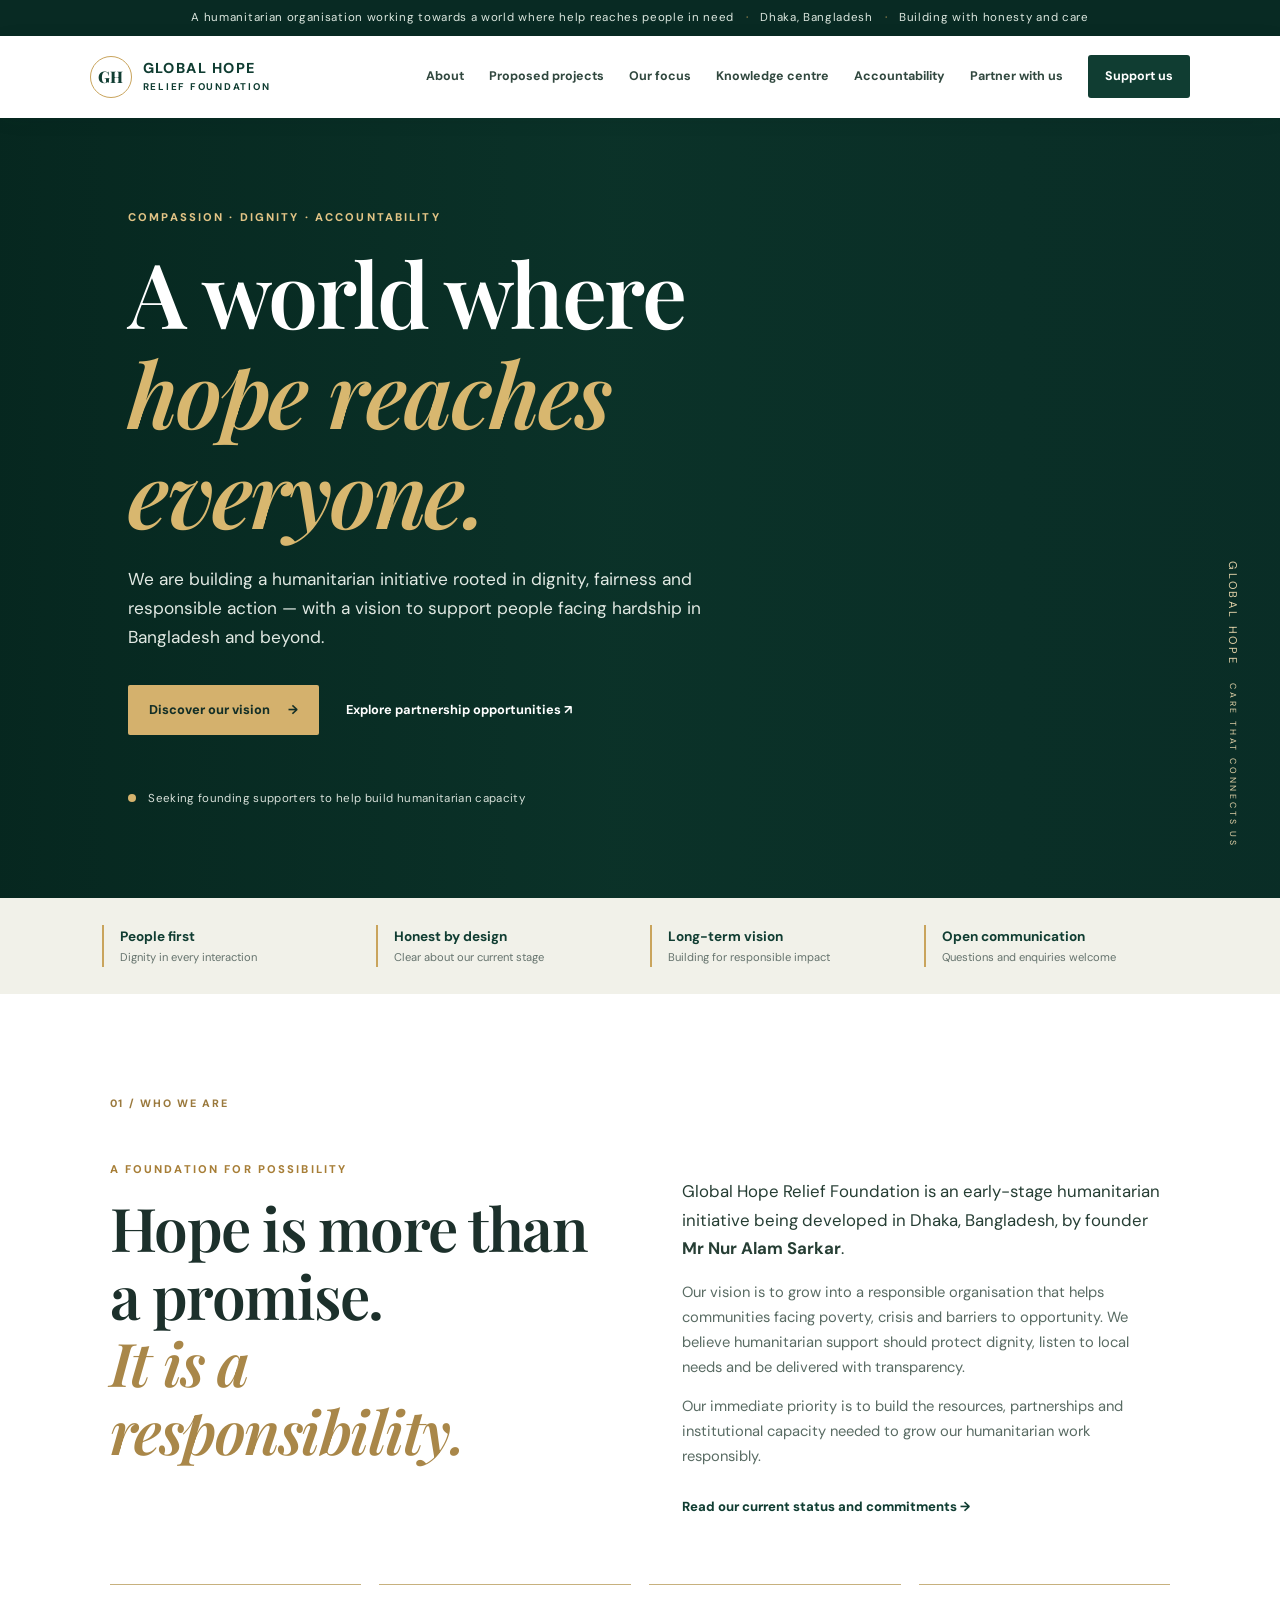
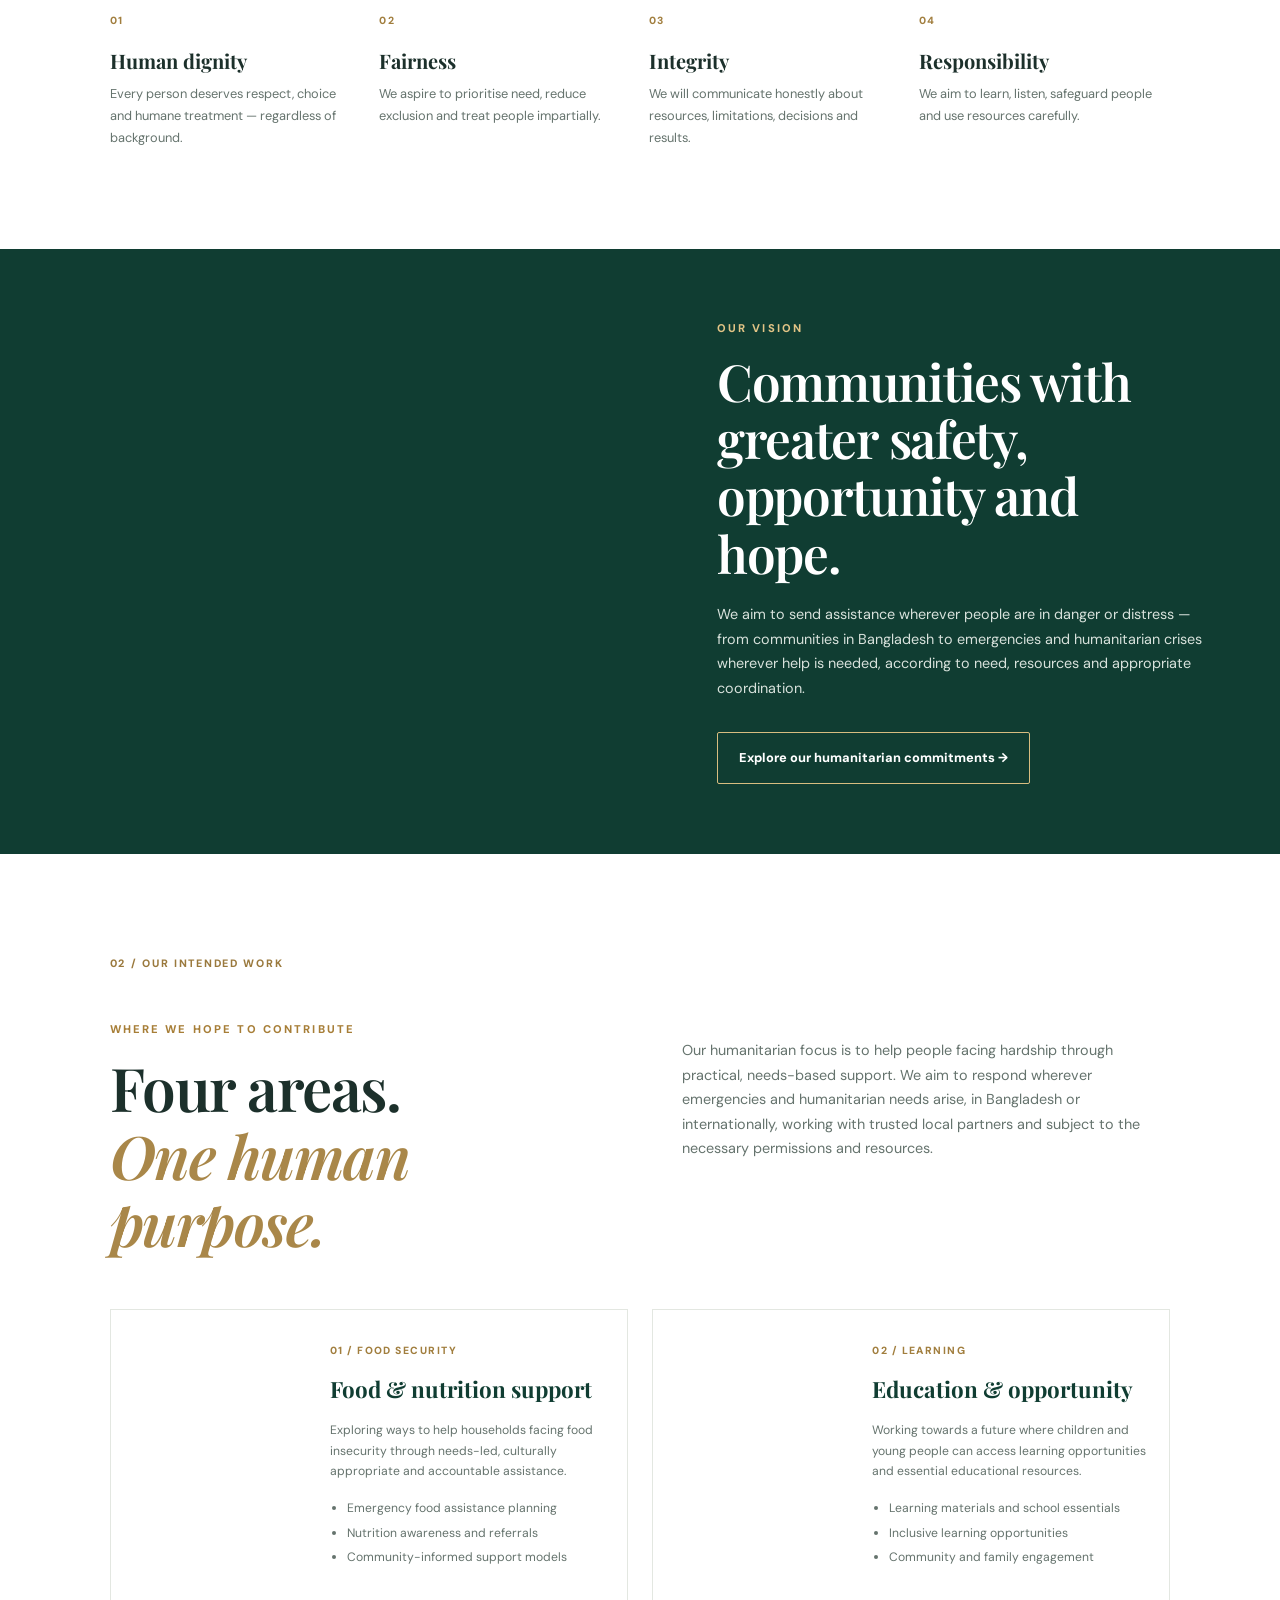
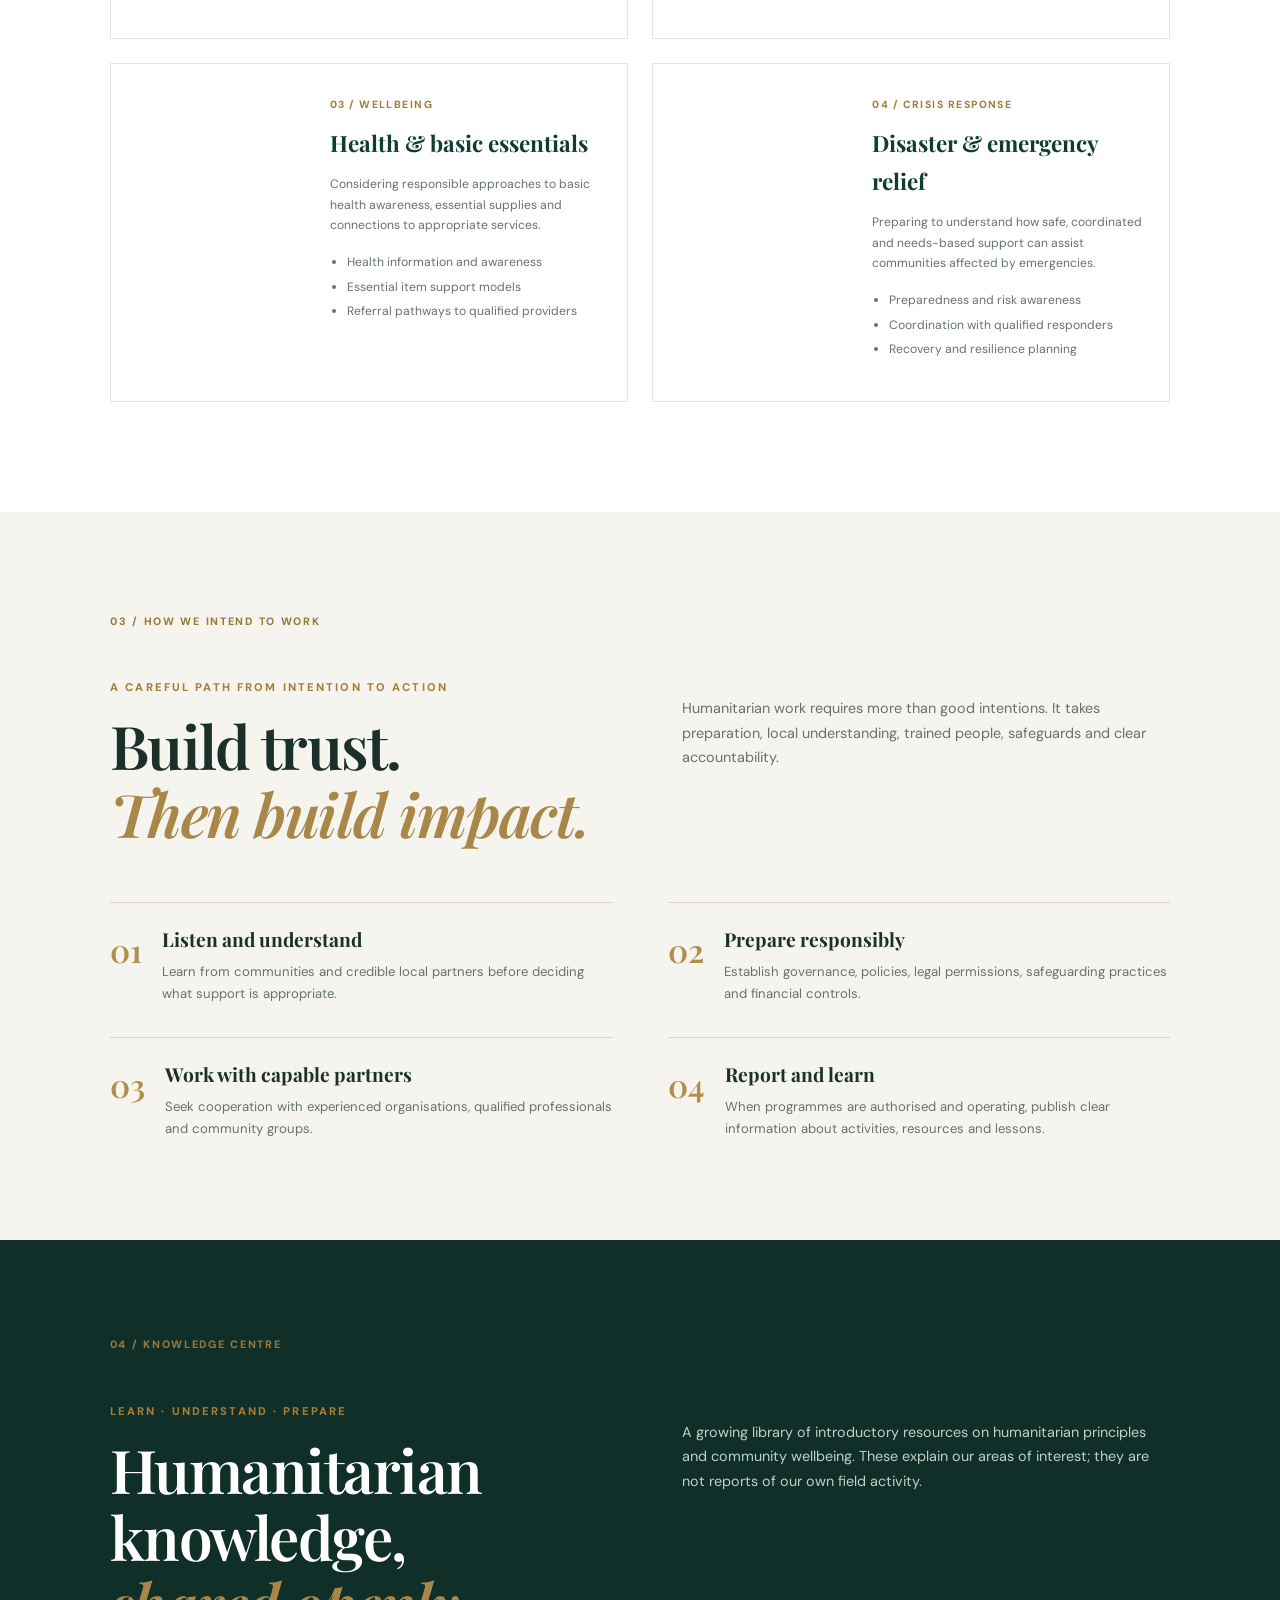
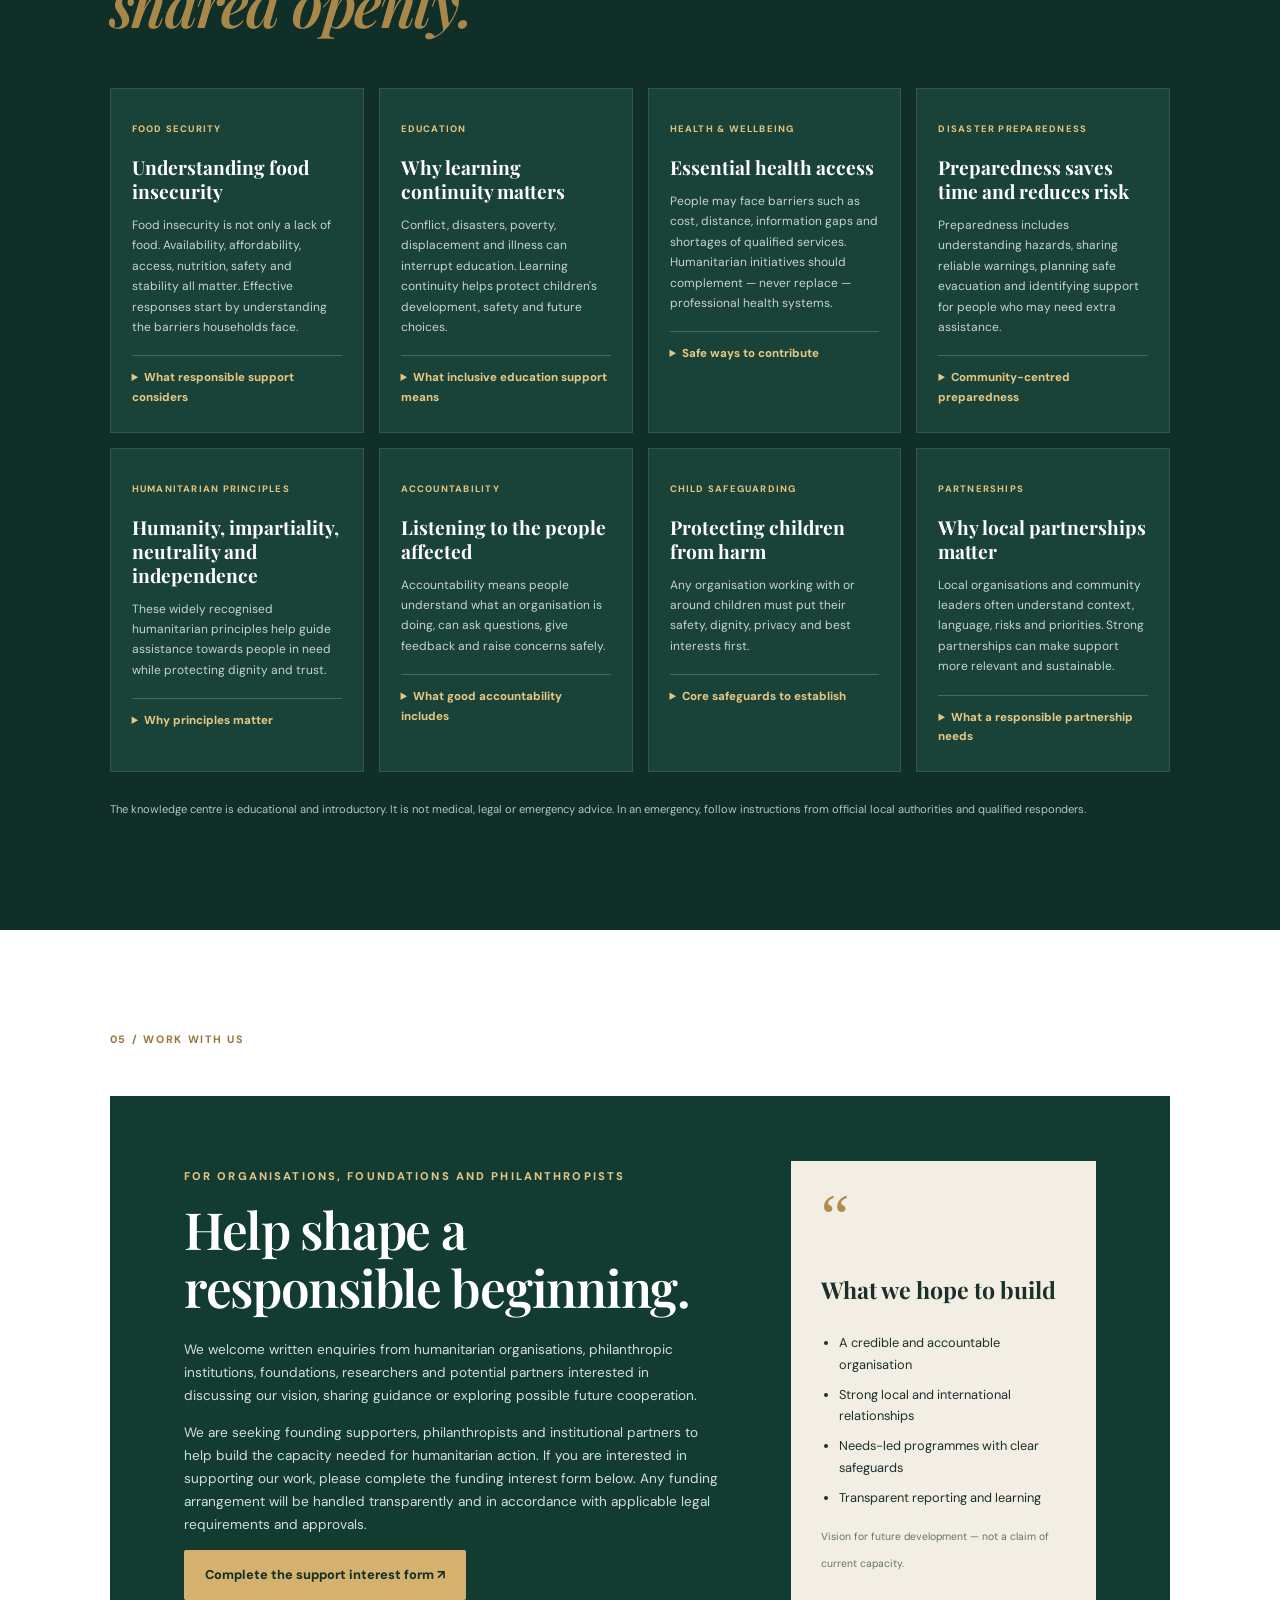
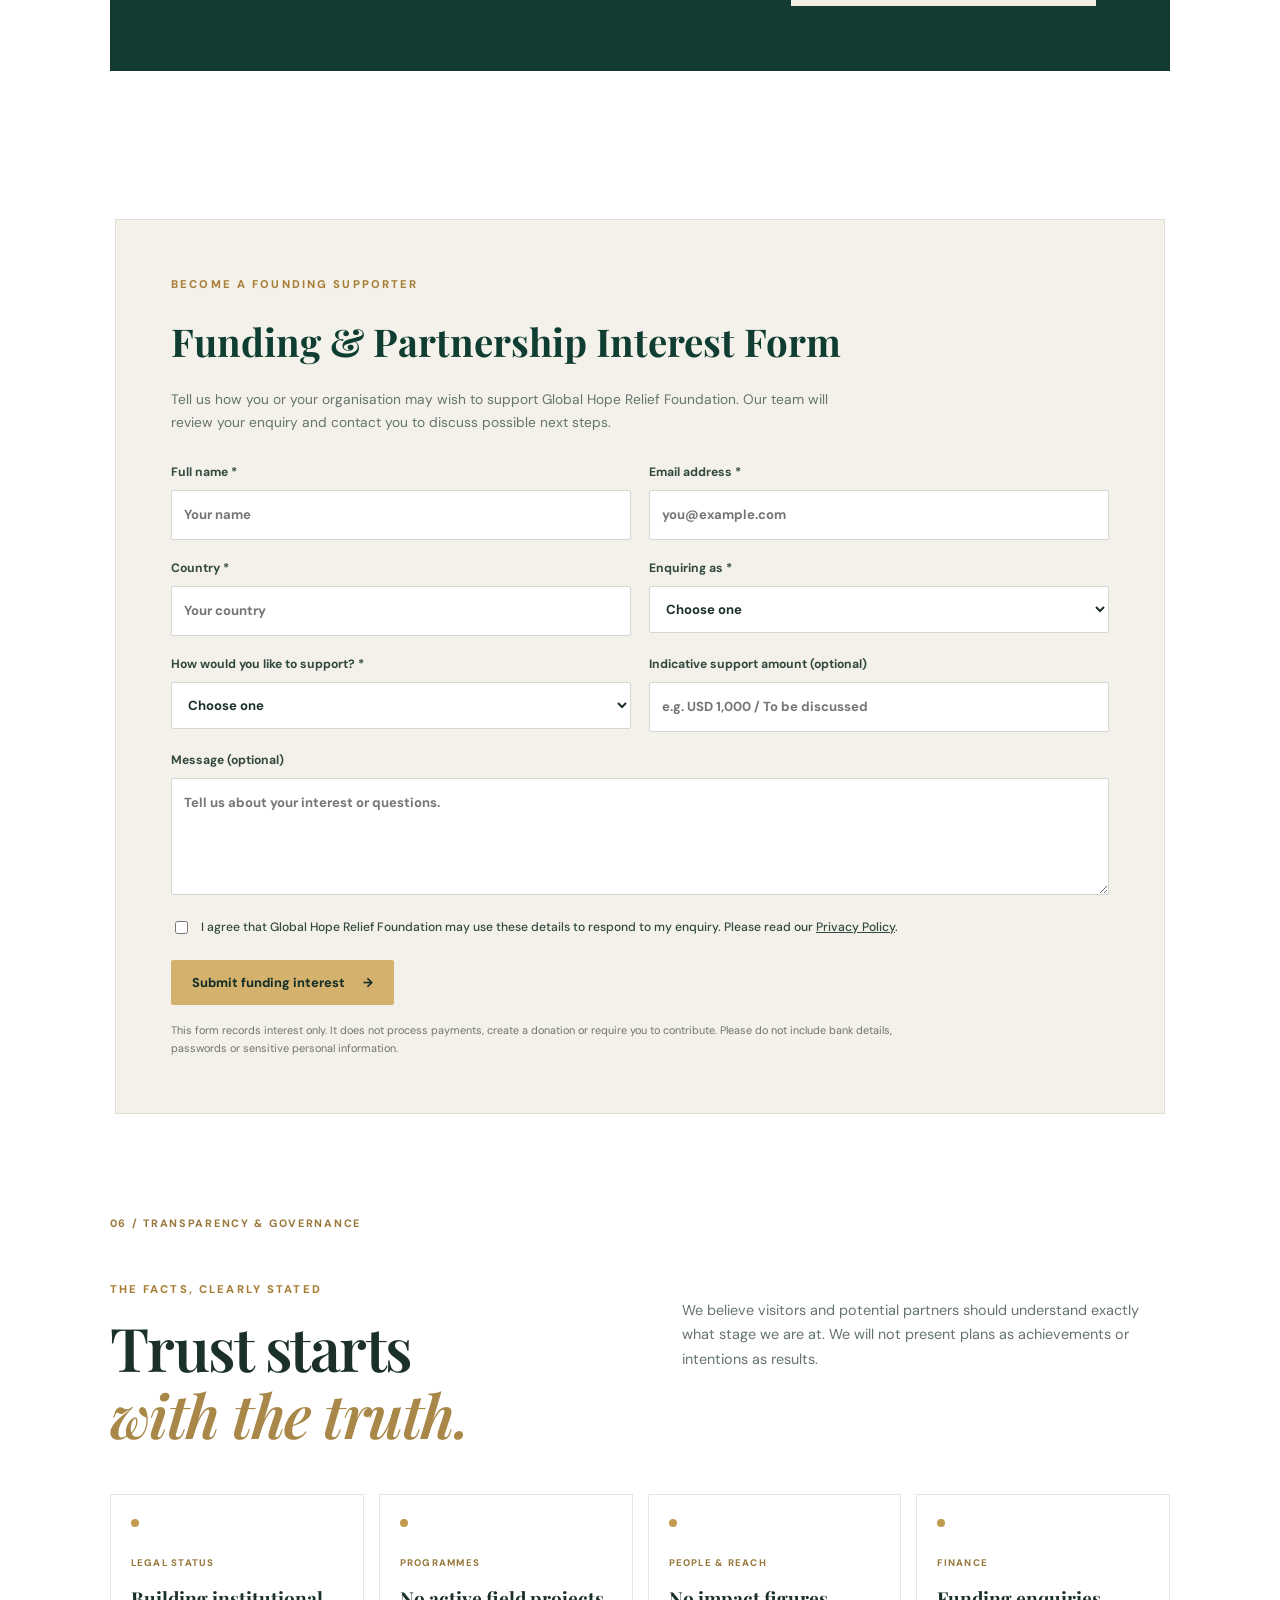
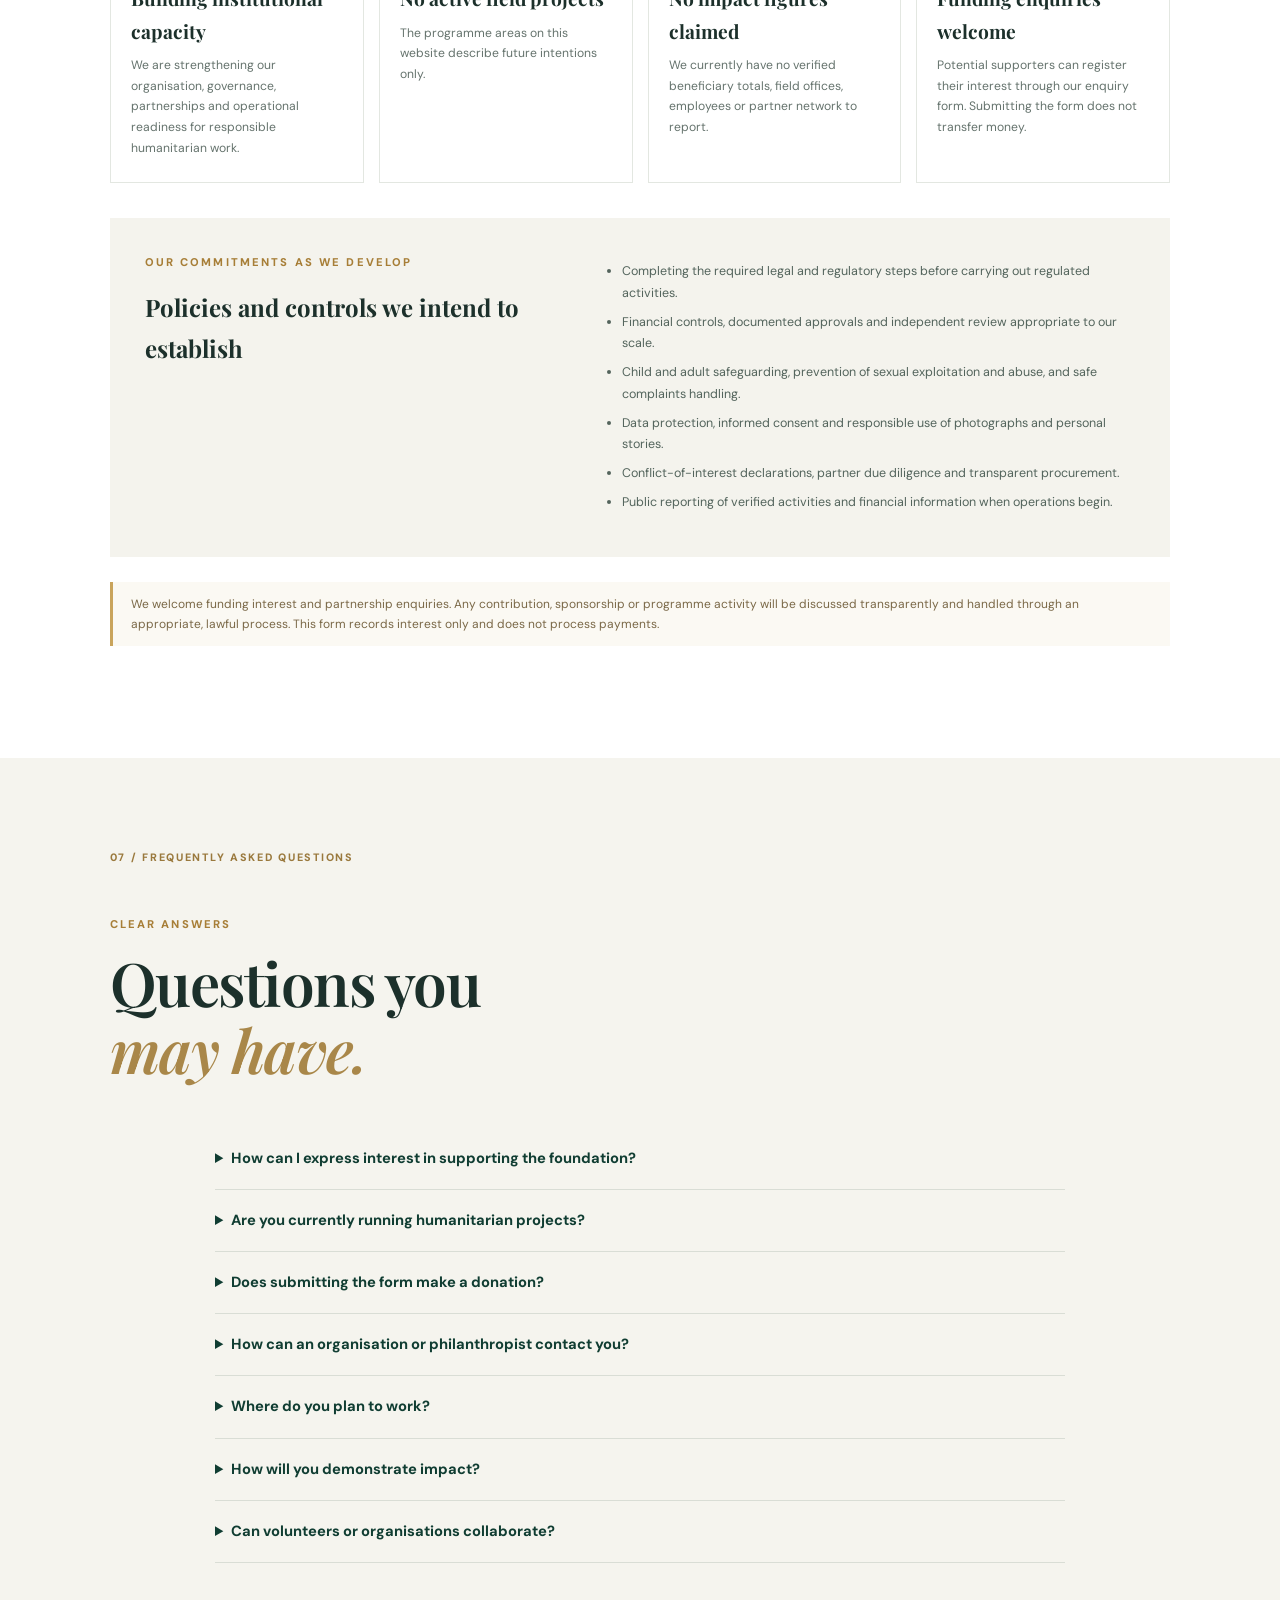
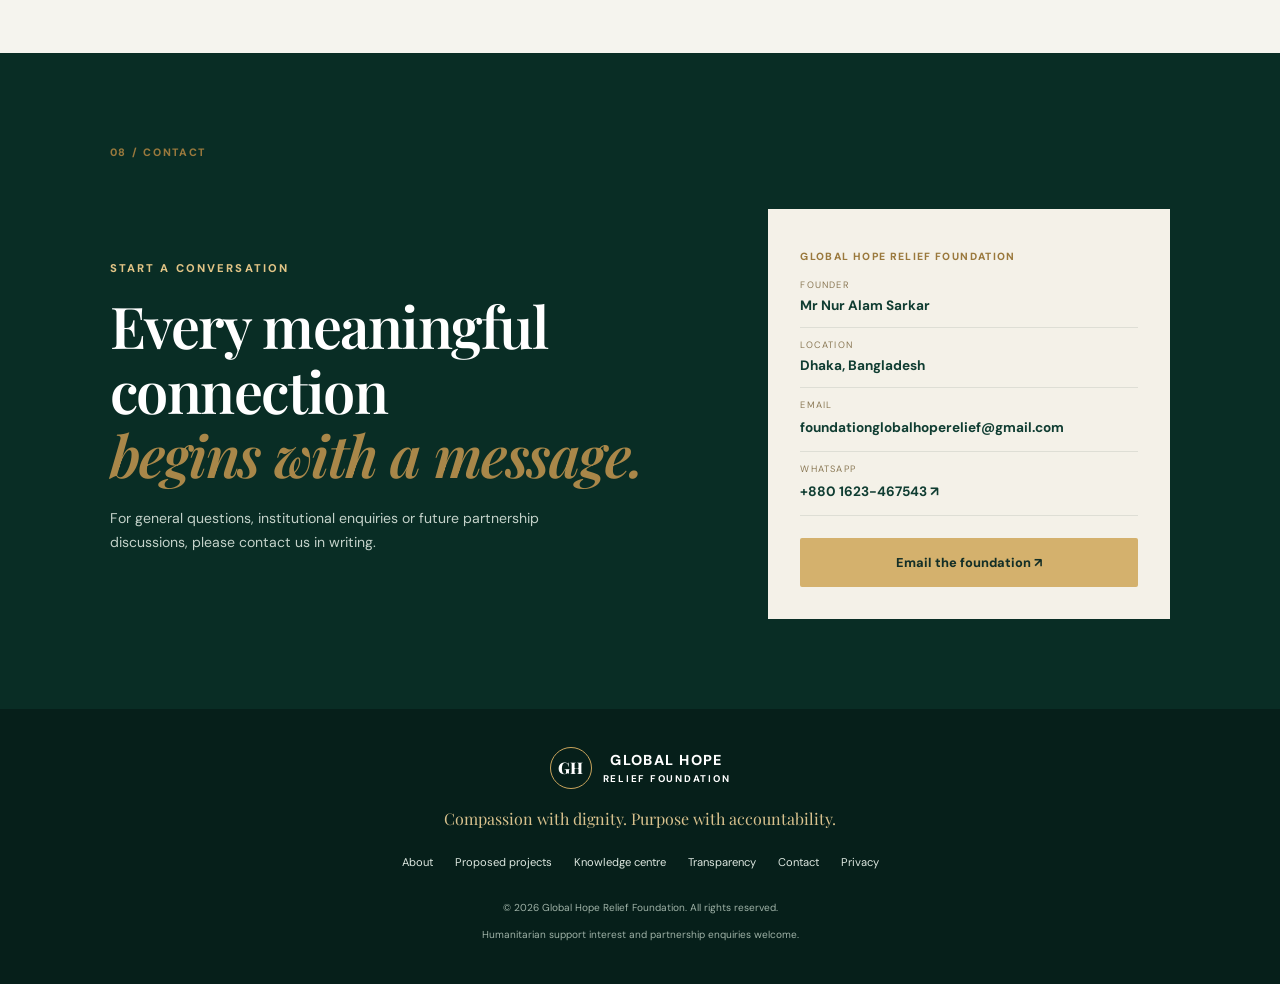
<file: index.html>
<!doctype html>
<html lang="en">
<head>
<meta charset="utf-8">
<meta name="google-site-verification" content="eaUatlerUoadSU-Q1NUdtrk0_Z0XhweNUJyMyOqOJVo" /><meta name="viewport" content="width=device-width,initial-scale=1">
<meta name="description" content="Global Hope Relief Foundation is an early-stage humanitarian initiative in Bangladesh. Learn about our proposed relief, food, education and health priorities, accountability commitments and ways to express support.">
<meta name="theme-color" content="#103d32">
<meta name="robots" content="index,follow,max-image-preview:large">
<link rel="canonical" href="https://globalhoperelief.github.io/global-hope-relief-foundation/">
<meta property="og:type" content="website">
<meta property="og:title" content="Global Hope Relief Foundation | Humanitarian Support in Bangladesh">
<meta property="og:description" content="Explore our humanitarian vision, proposed programmes, accountability commitments and support enquiry options.">
<meta property="og:url" content="https://globalhoperelief.github.io/global-hope-relief-foundation/">
<meta property="og:site_name" content="Global Hope Relief Foundation">
<meta name="twitter:card" content="summary">
<meta name="twitter:title" content="Global Hope Relief Foundation">
<meta name="twitter:description" content="A humanitarian initiative in Bangladesh, building responsibly for people facing hardship.">
<title>Global Hope Relief Foundation | Humanitarian Support in Bangladesh</title>
<script type="application/ld+json">
{
  "@context": "https://schema.org",
  "@type": "Organization",
  "name": "Global Hope Relief Foundation",
  "url": "https://globalhoperelief.github.io/global-hope-relief-foundation/",
  "email": "foundationglobalhoperelief@gmail.com",
  "description": "An early-stage humanitarian initiative in Bangladesh developing proposed programmes in relief, food security, education and basic wellbeing."
}
</script>
<link rel="preconnect" href="https://fonts.googleapis.com"><link rel="preconnect" href="https://fonts.gstatic.com" crossorigin>
<link href="https://fonts.googleapis.com/css2?family=DM+Sans:wght@400;500;600;700;800&family=Playfair+Display:wght@600;700&display=swap" rel="stylesheet">
<link rel="stylesheet" href="styles.css">
</head>
<body>
<div class="topline">A humanitarian organisation working towards a world where help reaches people in need <span>·</span> Dhaka, Bangladesh <span>·</span> Building with honesty and care</div>
<header class="site-header">
<a class="brand" href="#home"><span class="brand-mark">GH</span><span>GLOBAL HOPE<strong>RELIEF FOUNDATION</strong></span></a>
<button class="menu" id="menu" aria-label="Open navigation" aria-expanded="false">☰</button>
<nav id="nav"><a href="#about">About</a><a href="projects.html">Proposed projects</a><a href="#programmes">Our focus</a><a href="#knowledge">Knowledge centre</a><a href="#accountability">Accountability</a><a href="#partnership">Partner with us</a><a class="nav-cta" href="#funding-form">Support us</a></nav>
</header>
<main id="home">
<section class="hero">
<div class="hero-image"></div><div class="hero-shade"></div>
<div class="hero-inner"><p class="kicker light">COMPASSION · DIGNITY · ACCOUNTABILITY</p>
<h1>A world where<br><em>hope reaches everyone.</em></h1>
<p class="hero-lead">We are building a humanitarian initiative rooted in dignity, fairness and responsible action — with a vision to support people facing hardship in Bangladesh and beyond.</p>
<div class="hero-actions"><a class="button gold" href="#about">Discover our vision <span>→</span></a><a class="text-link light-link" href="#partnership">Explore partnership opportunities ↗</a></div>
<div class="hero-note"><span class="pulse"></span> Seeking founding supporters to help build humanitarian capacity</div></div>
<div class="hero-side">GLOBAL HOPE <span>CARE THAT CONNECTS US</span></div>
</section>
<section class="trust-strip"><div><strong>People first</strong><span>Dignity in every interaction</span></div><div><strong>Honest by design</strong><span>Clear about our current stage</span></div><div><strong>Long-term vision</strong><span>Building for responsible impact</span></div><div><strong>Open communication</strong><span>Questions and enquiries welcome</span></div></section>

<section class="section about" id="about"><div class="section-label">01 / WHO WE ARE</div><div class="two-col"><div><p class="kicker">A foundation for possibility</p><h2>Hope is more than a promise.<br><em>It is a responsibility.</em></h2></div><div class="body-copy"><p class="lead">Global Hope Relief Foundation is an early-stage humanitarian initiative being developed in Dhaka, Bangladesh, by founder <strong>Mr Nur Alam Sarkar</strong>.</p><p>Our vision is to grow into a responsible organisation that helps communities facing poverty, crisis and barriers to opportunity. We believe humanitarian support should protect dignity, listen to local needs and be delivered with transparency.</p><p>Our immediate priority is to build the resources, partnerships and institutional capacity needed to grow our humanitarian work responsibly.</p><a class="inline-link" href="#accountability">Read our current status and commitments →</a></div></div>
<div class="values-grid"><article><span>01</span><h3>Human dignity</h3><p>Every person deserves respect, choice and humane treatment — regardless of background.</p></article><article><span>02</span><h3>Fairness</h3><p>We aspire to prioritise need, reduce exclusion and treat people impartially.</p></article><article><span>03</span><h3>Integrity</h3><p>We will communicate honestly about resources, limitations, decisions and results.</p></article><article><span>04</span><h3>Responsibility</h3><p>We aim to learn, listen, safeguard people and use resources carefully.</p></article></div></section>

<section class="vision-band"><div class="vision-photo"></div><div class="vision-content"><p class="kicker light">OUR VISION</p><h2>Communities with greater safety, opportunity and hope.</h2><p>We aim to send assistance wherever people are in danger or distress — from communities in Bangladesh to emergencies and humanitarian crises wherever help is needed, according to need, resources and appropriate coordination.</p><a class="button outline" href="#programmes">Explore our humanitarian commitments →</a></div></section>

<section class="section programmes" id="programmes"><div class="section-label">02 / OUR INTENDED WORK</div><div class="section-heading"><div><p class="kicker">Where we hope to contribute</p><h2>Four areas.<br><em>One human purpose.</em></h2></div><p class="section-intro">Our humanitarian focus is to help people facing hardship through practical, needs-based support. We aim to respond wherever emergencies and humanitarian needs arise, in Bangladesh or internationally, working with trusted local partners and subject to the necessary permissions and resources.</p></div>
<div class="programme-grid">
<article class="programme-card"><div class="programme-img food"></div><div class="programme-body"><span class="number">01 / FOOD SECURITY</span><h3>Food & nutrition support</h3><p>Exploring ways to help households facing food insecurity through needs-led, culturally appropriate and accountable assistance.</p><ul><li>Emergency food assistance planning</li><li>Nutrition awareness and referrals</li><li>Community-informed support models</li></ul></div></article>
<article class="programme-card"><div class="programme-img education"></div><div class="programme-body"><span class="number">02 / LEARNING</span><h3>Education & opportunity</h3><p>Working towards a future where children and young people can access learning opportunities and essential educational resources.</p><ul><li>Learning materials and school essentials</li><li>Inclusive learning opportunities</li><li>Community and family engagement</li></ul></div></article>
<article class="programme-card"><div class="programme-img health"></div><div class="programme-body"><span class="number">03 / WELLBEING</span><h3>Health & basic essentials</h3><p>Considering responsible approaches to basic health awareness, essential supplies and connections to appropriate services.</p><ul><li>Health information and awareness</li><li>Essential item support models</li><li>Referral pathways to qualified providers</li></ul></div></article>
<article class="programme-card"><div class="programme-img relief"></div><div class="programme-body"><span class="number">04 / CRISIS RESPONSE</span><h3>Disaster & emergency relief</h3><p>Preparing to understand how safe, coordinated and needs-based support can assist communities affected by emergencies.</p><ul><li>Preparedness and risk awareness</li><li>Coordination with qualified responders</li><li>Recovery and resilience planning</li></ul></div></article>
</div></section>

<section class="section approach"><div class="section-label">03 / HOW WE INTEND TO WORK</div><div class="section-heading"><div><p class="kicker">A careful path from intention to action</p><h2>Build trust.<br><em>Then build impact.</em></h2></div><p class="section-intro">Humanitarian work requires more than good intentions. It takes preparation, local understanding, trained people, safeguards and clear accountability.</p></div>
<div class="steps"><article><b>01</b><div><h3>Listen and understand</h3><p>Learn from communities and credible local partners before deciding what support is appropriate.</p></div></article><article><b>02</b><div><h3>Prepare responsibly</h3><p>Establish governance, policies, legal permissions, safeguarding practices and financial controls.</p></div></article><article><b>03</b><div><h3>Work with capable partners</h3><p>Seek cooperation with experienced organisations, qualified professionals and community groups.</p></div></article><article><b>04</b><div><h3>Report and learn</h3><p>When programmes are authorised and operating, publish clear information about activities, resources and lessons.</p></div></article></div></section>

<section class="knowledge" id="knowledge"><div class="section"><div class="section-label">04 / KNOWLEDGE CENTRE</div><div class="section-heading"><div><p class="kicker">Learn · Understand · Prepare</p><h2>Humanitarian knowledge,<br><em>shared openly.</em></h2></div><p class="section-intro">A growing library of introductory resources on humanitarian principles and community wellbeing. These explain our areas of interest; they are not reports of our own field activity.</p></div>
<div class="knowledge-grid">
<article><span class="article-tag">FOOD SECURITY</span><h3>Understanding food insecurity</h3><p>Food insecurity is not only a lack of food. Availability, affordability, access, nutrition, safety and stability all matter. Effective responses start by understanding the barriers households face.</p><details><summary>What responsible support considers</summary><p>Needs assessments, local food preferences, safe storage, market conditions, inclusion of people with disabilities, and coordination with existing providers all help reduce harm and duplication.</p></details></article>
<article><span class="article-tag">EDUCATION</span><h3>Why learning continuity matters</h3><p>Conflict, disasters, poverty, displacement and illness can interrupt education. Learning continuity helps protect children's development, safety and future choices.</p><details><summary>What inclusive education support means</summary><p>It can include accessible materials, safe learning environments, attention to girls and marginalised learners, support for teachers and links to formal education services.</p></details></article>
<article><span class="article-tag">HEALTH & WELLBEING</span><h3>Essential health access</h3><p>People may face barriers such as cost, distance, information gaps and shortages of qualified services. Humanitarian initiatives should complement — never replace — professional health systems.</p><details><summary>Safe ways to contribute</summary><p>Health information should be accurate and accessible. Medical care must be delivered by appropriately qualified providers, with privacy and informed consent protected.</p></details></article>
<article><span class="article-tag">DISASTER PREPAREDNESS</span><h3>Preparedness saves time and reduces risk</h3><p>Preparedness includes understanding hazards, sharing reliable warnings, planning safe evacuation and identifying support for people who may need extra assistance.</p><details><summary>Community-centred preparedness</summary><p>Plans work better when they are locally informed, inclusive, practical, regularly reviewed and connected to official emergency services.</p></details></article>
<article><span class="article-tag">HUMANITARIAN PRINCIPLES</span><h3>Humanity, impartiality, neutrality and independence</h3><p>These widely recognised humanitarian principles help guide assistance towards people in need while protecting dignity and trust.</p><details><summary>Why principles matter</summary><p>Humanity means alleviating suffering. Impartiality means assistance based on need without discrimination. Neutrality avoids taking sides in hostilities. Independence protects humanitarian decision-making.</p></details></article>
<article><span class="article-tag">ACCOUNTABILITY</span><h3>Listening to the people affected</h3><p>Accountability means people understand what an organisation is doing, can ask questions, give feedback and raise concerns safely.</p><details><summary>What good accountability includes</summary><p>Clear information, accessible feedback channels, confidentiality, safe complaints handling, transparent decisions and action in response to concerns.</p></details></article>
<article><span class="article-tag">CHILD SAFEGUARDING</span><h3>Protecting children from harm</h3><p>Any organisation working with or around children must put their safety, dignity, privacy and best interests first.</p><details><summary>Core safeguards to establish</summary><p>Written safeguarding policies, appropriate screening and training, safe reporting channels, consent for images and stories, and a clear response process for concerns.</p></details></article>
<article><span class="article-tag">PARTNERSHIPS</span><h3>Why local partnerships matter</h3><p>Local organisations and community leaders often understand context, language, risks and priorities. Strong partnerships can make support more relevant and sustainable.</p><details><summary>What a responsible partnership needs</summary><p>Shared objectives, clear roles, due diligence, realistic budgets, safeguarding standards, transparent reporting and respect for local leadership.</p></details></article>
</div><p class="knowledge-note">The knowledge centre is educational and introductory. It is not medical, legal or emergency advice. In an emergency, follow instructions from official local authorities and qualified responders.</p></div></section>

<section class="section partnership" id="partnership"><div class="section-label">05 / WORK WITH US</div><div class="partnership-panel"><div><p class="kicker light">For organisations, foundations and philanthropists</p><h2>Help shape a responsible beginning.</h2><p>We welcome written enquiries from humanitarian organisations, philanthropic institutions, foundations, researchers and potential partners interested in discussing our vision, sharing guidance or exploring possible future cooperation.</p><p>We are seeking founding supporters, philanthropists and institutional partners to help build the capacity needed for humanitarian action. If you are interested in supporting our work, please complete the funding interest form below. Any funding arrangement will be handled transparently and in accordance with applicable legal requirements and approvals.</p><a class="button gold" href="#funding-form">Complete the support interest form ↗</a></div><div class="partner-aside"><span class="big-quote">“</span><h3>What we hope to build</h3><ul><li>A credible and accountable organisation</li><li>Strong local and international relationships</li><li>Needs-led programmes with clear safeguards</li><li>Transparent reporting and learning</li></ul><small>Vision for future development — not a claim of current capacity.</small></div></div></section>

<div class="funding-form-wrap" id="funding-form">
<div class="funding-form-intro"><p class="kicker">Become a founding supporter</p><h3>Funding &amp; Partnership Interest Form</h3><p>Tell us how you or your organisation may wish to support Global Hope Relief Foundation. Our team will review your enquiry and contact you to discuss possible next steps.</p><div id="form-success" class="form-success" role="status" aria-live="polite" hidden><h3>Thank You for Your Support!</h3><p>Your donor / partnership interest form has been submitted successfully. We have received the information you provided.</p><p>A confirmation email has been sent to your email address. Our team will review your enquiry and contact you directly if further discussion is needed.</p><p><strong>Thank you for standing with humanitarian work.</strong><br>Global Hope Relief Foundation</p></div></div>
<form class="funding-form" action="https://formsubmit.co/70f555f6b50c690ef6c603eacdca0e98" method="POST">
<input type="hidden" name="_subject" value="New Funding / Partnership Interest - Global Hope Relief Foundation"><input type="hidden" name="_template" value="table"><input type="hidden" name="_captcha" value="true"><input type="hidden" name="_url" value="https://globalhoperelief.github.io/global-hope-relief-foundation/"><input type="hidden" name="_autoresponse" value="Thank you for contacting Global Hope Relief Foundation. We have successfully received your donor / partnership interest form. Our team will review the information you provided and contact you directly if further discussion is needed.\n\nWith appreciation,\nAFIF\nRepresentative, Global Hope Relief Foundation"><input type="hidden" name="_next" value="https://globalhoperelief.github.io/global-hope-relief-foundation/?form=received#funding-form">
<div class="form-grid">
<label>Full name *<input name="Full name" type="text" autocomplete="name" required maxlength="120" placeholder="Your name"></label>
<label>Email address *<input name="email" type="email" autocomplete="email" required maxlength="160" placeholder="you@example.com"></label>
<label>Country *<input name="Country" type="text" autocomplete="country-name" required maxlength="100" placeholder="Your country"></label>
<label>Enquiring as *<select name="Enquirer type" required><option value="">Choose one</option><option>Individual philanthropist</option><option>Private donor</option><option>Foundation / grant-making organisation</option><option>Company / CSR representative</option><option>Humanitarian organisation / NGO</option><option>Other</option></select></label>
<label>How would you like to support? *<select name="Support interest" required><option value="">Choose one</option><option>Financial contribution / sponsorship interest</option><option>Institutional or programme partnership</option><option>In-kind support / supplies</option><option>Professional or technical support</option><option>Discuss options first</option></select></label>
<label>Indicative support amount (optional)<input name="Indicative amount" type="text" maxlength="100" placeholder="e.g. USD 1,000 / To be discussed"></label>
<label class="full-field">Message (optional)<textarea name="Message" rows="4" maxlength="2000" placeholder="Tell us about your interest or questions."></textarea></label>
</div>
<label class="consent"><input type="checkbox" name="Consent" value="I agree to be contacted about this enquiry." required><span>I agree that Global Hope Relief Foundation may use these details to respond to my enquiry. Please read our <a href="privacy.html" target="_blank" rel="noopener">Privacy Policy</a>.</span></label>
<button class="button gold form-submit" type="submit">Submit funding interest <span>→</span></button>
<p class="form-disclaimer">This form records interest only. It does not process payments, create a donation or require you to contribute. Please do not include bank details, passwords or sensitive personal information.</p>
</form></div>
<section class="section accountability" id="accountability"><div class="section-label">06 / TRANSPARENCY & GOVERNANCE</div><div class="section-heading"><div><p class="kicker">The facts, clearly stated</p><h2>Trust starts<br><em>with the truth.</em></h2></div><p class="section-intro">We believe visitors and potential partners should understand exactly what stage we are at. We will not present plans as achievements or intentions as results.</p></div>
<div class="status-grid"><article><span class="status-dot amber"></span><small>LEGAL STATUS</small><h3>Building institutional capacity</h3><p>We are strengthening our organisation, governance, partnerships and operational readiness for responsible humanitarian work.</p></article><article><span class="status-dot amber"></span><small>PROGRAMMES</small><h3>No active field projects</h3><p>The programme areas on this website describe future intentions only.</p></article><article><span class="status-dot amber"></span><small>PEOPLE & REACH</small><h3>No impact figures claimed</h3><p>We currently have no verified beneficiary totals, field offices, employees or partner network to report.</p></article><article><span class="status-dot amber"></span><small>FINANCE</small><h3>Funding enquiries welcome</h3><p>Potential supporters can register their interest through our enquiry form. Submitting the form does not transfer money.</p></article></div>
<div class="policy-box"><div><p class="kicker">Our commitments as we develop</p><h3>Policies and controls we intend to establish</h3></div><ul><li>Completing the required legal and regulatory steps before carrying out regulated activities.</li><li>Financial controls, documented approvals and independent review appropriate to our scale.</li><li>Child and adult safeguarding, prevention of sexual exploitation and abuse, and safe complaints handling.</li><li>Data protection, informed consent and responsible use of photographs and personal stories.</li><li>Conflict-of-interest declarations, partner due diligence and transparent procurement.</li><li>Public reporting of verified activities and financial information when operations begin.</li></ul></div>
<p class="legal-note">We welcome funding interest and partnership enquiries. Any contribution, sponsorship or programme activity will be discussed transparently and handled through an appropriate, lawful process. This form records interest only and does not process payments.</p></section>

<section class="faq-section"><div class="section"><div class="section-label">07 / FREQUENTLY ASKED QUESTIONS</div><div class="section-heading"><div><p class="kicker">Clear answers</p><h2>Questions you<br><em>may have.</em></h2></div></div>
<div class="faq-list">
<details><summary>How can I express interest in supporting the foundation?</summary><p>Complete the Funding & Partnership Interest Form. Our team can then review your enquiry and contact you to discuss possible next steps.</p></details>
<details><summary>Are you currently running humanitarian projects?</summary><p>No. The areas described on this website are proposed future programme directions. We do not currently operate field projects or provide direct assistance.</p></details>
<details><summary>Does submitting the form make a donation?</summary><p>No. The form only records your interest and contact details. It does not collect money or commit you to making a contribution. Any proposed support will be discussed directly and handled through an appropriate process.</p></details>
<details><summary>How can an organisation or philanthropist contact you?</summary><p>Please use the partnership enquiry email. We welcome written questions about our vision, current status and the steps required to develop the initiative responsibly. An enquiry is not a request to transfer funds.</p></details>
<details><summary>Where do you plan to work?</summary><p>We are based in Dhaka, Bangladesh, and our vision is to support people wherever serious humanitarian need arises, in Bangladesh or internationally, subject to resources, coordination and applicable requirements.</p></details>
<details><summary>How will you demonstrate impact?</summary><p>When authorised programmes begin, we intend to publish verified activity updates, explain how resources are used and report results honestly. We do not currently claim beneficiary numbers or programme outcomes.</p></details>
<details><summary>Can volunteers or organisations collaborate?</summary><p>Written expressions of interest are welcome. Any future engagement will depend on organisational readiness, appropriate checks, clear roles and applicable approvals.</p></details>
</div></div></section>

<section class="contact-section" id="contact"><div class="section"><div class="section-label">08 / CONTACT</div><div class="contact-grid"><div><p class="kicker light">Start a conversation</p><h2>Every meaningful connection<br><em>begins with a message.</em></h2><p>For general questions, institutional enquiries or future partnership discussions, please contact us in writing.</p></div><div class="contact-card"><span>GLOBAL HOPE RELIEF FOUNDATION</span><p><small>FOUNDER</small><strong>Mr Nur Alam Sarkar</strong></p><p><small>LOCATION</small><strong>Dhaka, Bangladesh</strong></p><p><small>EMAIL</small><a href="mailto:foundationglobalhoperelief@gmail.com">foundationglobalhoperelief@gmail.com</a></p><p><small>WHATSAPP</small><a href="https://wa.me/8801623467543" target="_blank" rel="noopener">+880 1623-467543 ↗</a></p><a class="button gold full" href="mailto:foundationglobalhoperelief@gmail.com">Email the foundation ↗</a></div></div></div></section>
</main>
<footer><a class="brand footer-brand" href="#home"><span class="brand-mark">GH</span><span>GLOBAL HOPE<strong>RELIEF FOUNDATION</strong></span></a><p>Compassion with dignity. Purpose with accountability.</p><div class="footer-links"><a href="#about">About</a><a href="projects.html">Proposed projects</a><a href="#knowledge">Knowledge centre</a><a href="#accountability">Transparency</a><a href="#contact">Contact</a><a href="privacy.html">Privacy</a></div><small>© <span id="year"></span> Global Hope Relief Foundation. All rights reserved. <br>Humanitarian support interest and partnership enquiries welcome.</small></footer>
<script src="script.js"></script>
</body></html>
</file>
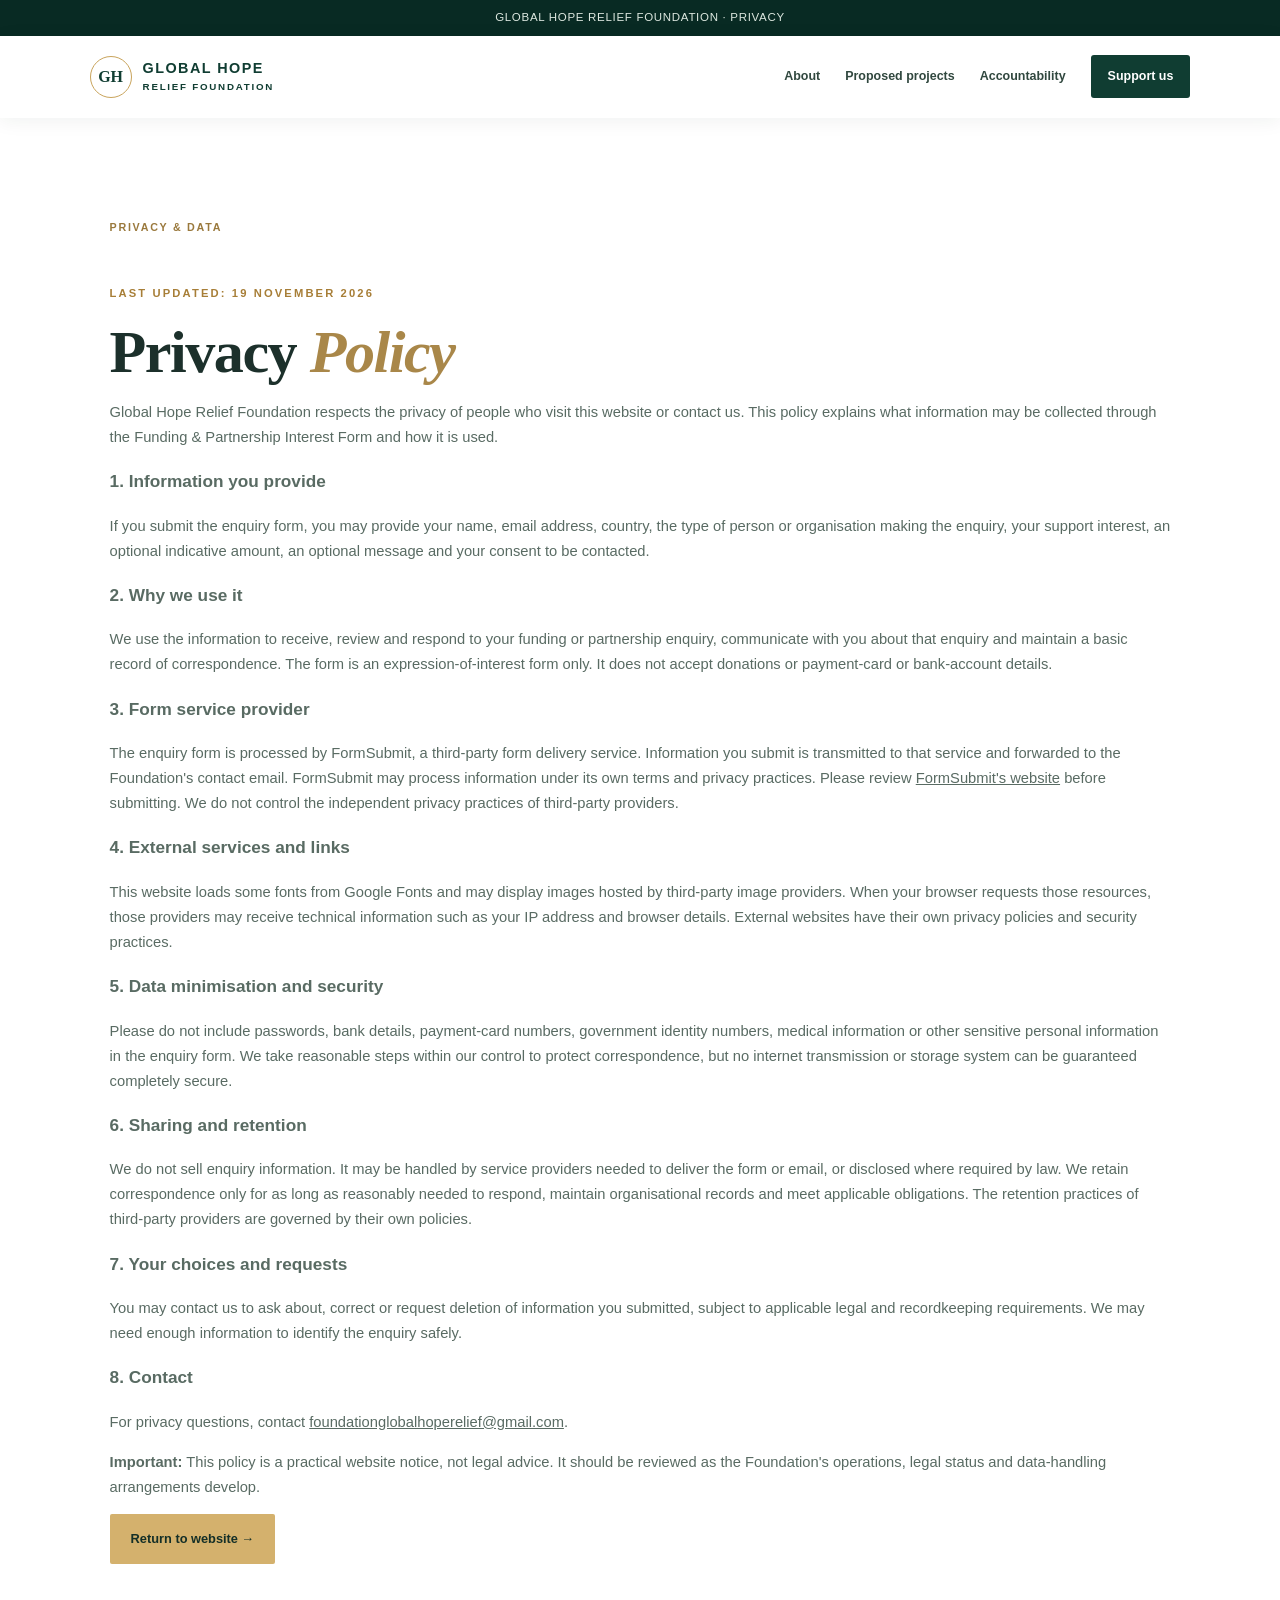
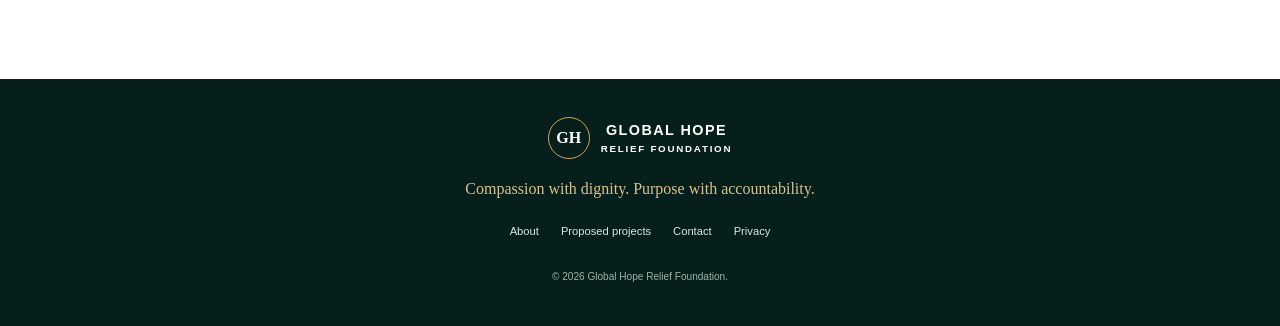
<file: privacy.html>
<!doctype html>
<html lang="en">
<head>
<meta charset="utf-8">
<meta name="viewport" content="width=device-width,initial-scale=1">
<meta name="description" content="Privacy information for visitors and people contacting Global Hope Relief Foundation.">
<meta name="robots" content="index,follow">
<link rel="canonical" href="https://globalhoperelief.github.io/global-hope-relief-foundation/privacy.html">
<meta name="theme-color" content="#103d32">
<title>Privacy Policy | Global Hope Relief Foundation</title>
<link rel="stylesheet" href="styles.css">
</head>
<body>
<div class="topline">GLOBAL HOPE RELIEF FOUNDATION · PRIVACY</div>
<header class="site-header">
<a class="brand" href="index.html"><span class="brand-mark">GH</span><span>GLOBAL HOPE<strong>RELIEF FOUNDATION</strong></span></a>
<nav><a href="index.html#about">About</a><a href="projects.html">Proposed projects</a><a href="index.html#accountability">Accountability</a><a class="nav-cta" href="index.html#funding-form">Support us</a></nav>
</header>
<main>
<section class="section">
<div class="section-label">PRIVACY & DATA</div>
<p class="kicker">Last updated: 19 November 2026</p>
<h2>Privacy <em>Policy</em></h2>
<div class="body-copy">
<p>Global Hope Relief Foundation respects the privacy of people who visit this website or contact us. This policy explains what information may be collected through the Funding &amp; Partnership Interest Form and how it is used.</p>
<h3>1. Information you provide</h3>
<p>If you submit the enquiry form, you may provide your name, email address, country, the type of person or organisation making the enquiry, your support interest, an optional indicative amount, an optional message and your consent to be contacted.</p>
<h3>2. Why we use it</h3>
<p>We use the information to receive, review and respond to your funding or partnership enquiry, communicate with you about that enquiry and maintain a basic record of correspondence. The form is an expression-of-interest form only. It does not accept donations or payment-card or bank-account details.</p>
<h3>3. Form service provider</h3>
<p>The enquiry form is processed by FormSubmit, a third-party form delivery service. Information you submit is transmitted to that service and forwarded to the Foundation's contact email. FormSubmit may process information under its own terms and privacy practices. Please review <a href="https://formsubmit.co/" target="_blank" rel="noopener noreferrer">FormSubmit's website</a> before submitting. We do not control the independent privacy practices of third-party providers.</p>
<h3>4. External services and links</h3>
<p>This website loads some fonts from Google Fonts and may display images hosted by third-party image providers. When your browser requests those resources, those providers may receive technical information such as your IP address and browser details. External websites have their own privacy policies and security practices.</p>
<h3>5. Data minimisation and security</h3>
<p>Please do not include passwords, bank details, payment-card numbers, government identity numbers, medical information or other sensitive personal information in the enquiry form. We take reasonable steps within our control to protect correspondence, but no internet transmission or storage system can be guaranteed completely secure.</p>
<h3>6. Sharing and retention</h3>
<p>We do not sell enquiry information. It may be handled by service providers needed to deliver the form or email, or disclosed where required by law. We retain correspondence only for as long as reasonably needed to respond, maintain organisational records and meet applicable obligations. The retention practices of third-party providers are governed by their own policies.</p>
<h3>7. Your choices and requests</h3>
<p>You may contact us to ask about, correct or request deletion of information you submitted, subject to applicable legal and recordkeeping requirements. We may need enough information to identify the enquiry safely.</p>
<h3>8. Contact</h3>
<p>For privacy questions, contact <a href="mailto:foundationglobalhoperelief@gmail.com">foundationglobalhoperelief@gmail.com</a>.</p>
<p><strong>Important:</strong> This policy is a practical website notice, not legal advice. It should be reviewed as the Foundation's operations, legal status and data-handling arrangements develop.</p>
<p><a class="button gold" href="index.html">Return to website →</a></p>
</div>
</section>
</main>
<footer><a class="brand footer-brand" href="index.html"><span class="brand-mark">GH</span><span>GLOBAL HOPE<strong>RELIEF FOUNDATION</strong></span></a><p>Compassion with dignity. Purpose with accountability.</p><div class="footer-links"><a href="index.html#about">About</a><a href="projects.html">Proposed projects</a><a href="index.html#contact">Contact</a><a href="privacy.html">Privacy</a></div><small>© 2026 Global Hope Relief Foundation.</small></footer>
</body>
</html>
</file>
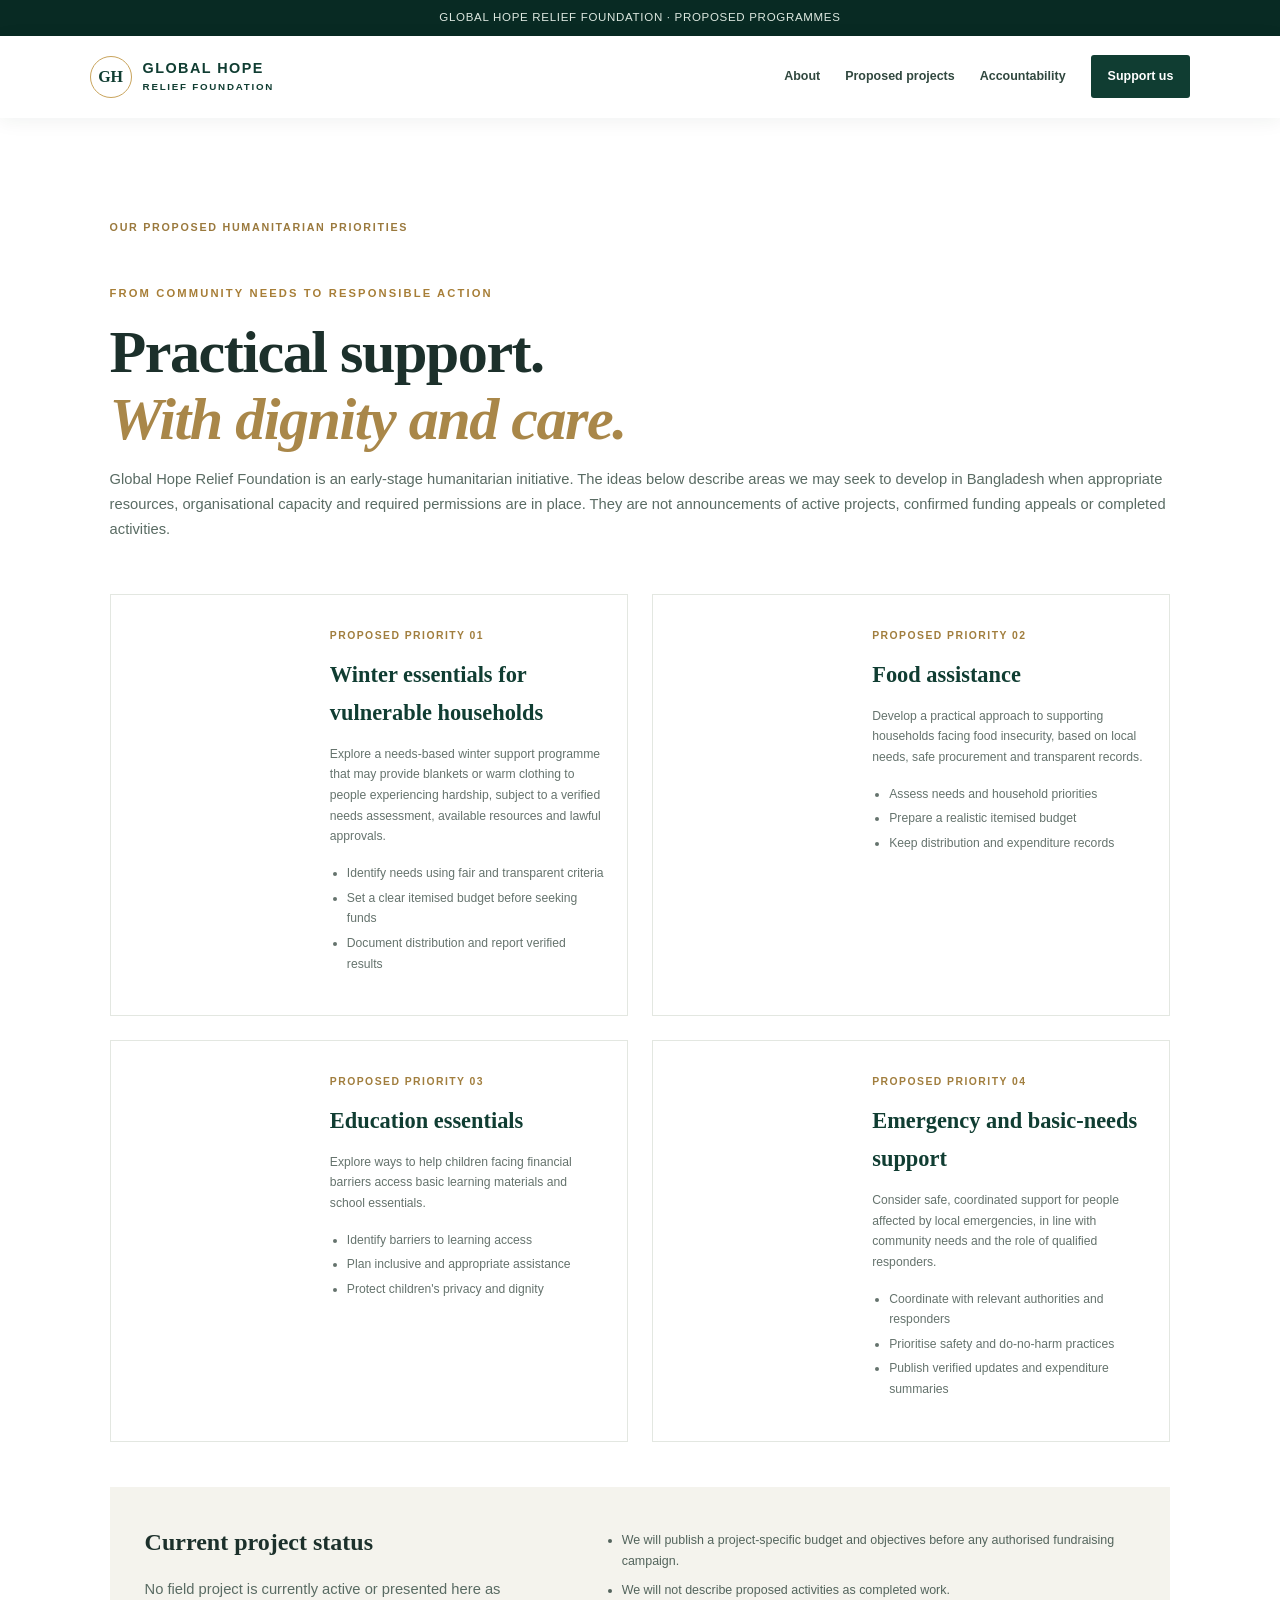
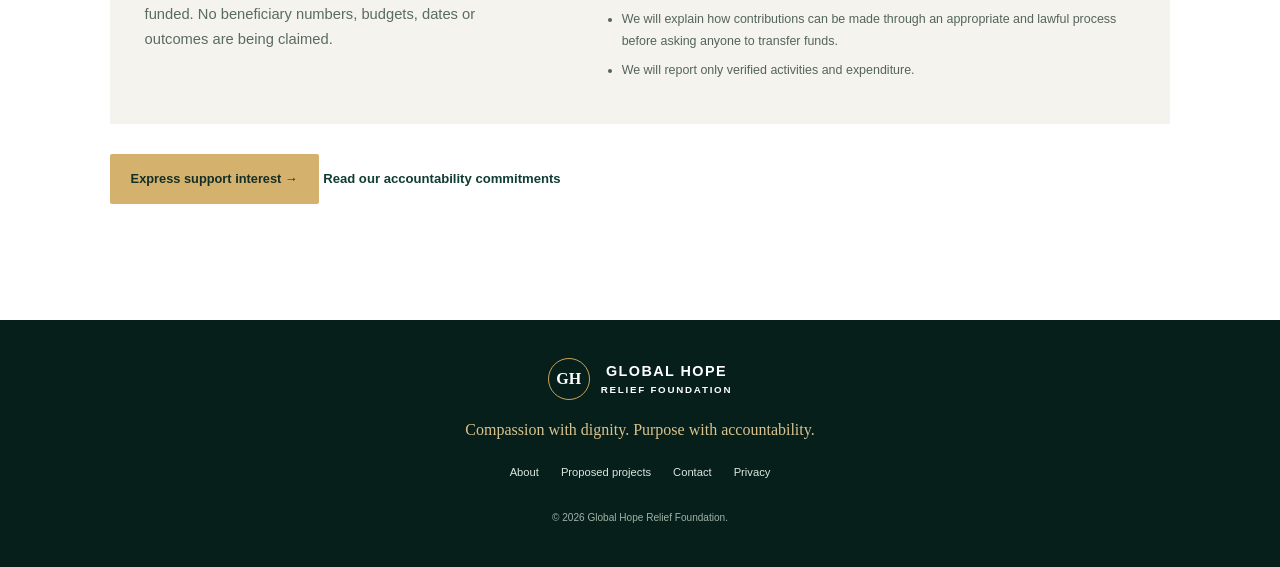
<file: projects.html>
<!doctype html>
<html lang="en">
<head>
<meta charset="utf-8">
<meta name="viewport" content="width=device-width,initial-scale=1">
<meta name="description" content="Explore the proposed humanitarian priorities of Global Hope Relief Foundation in Bangladesh, including winter essentials, food support, education and emergency relief.">
<meta name="robots" content="index,follow">
<link rel="canonical" href="https://globalhoperelief.github.io/global-hope-relief-foundation/projects.html">
<meta property="og:type" content="website">
<meta property="og:title" content="Proposed Humanitarian Projects | Global Hope Relief Foundation">
<meta property="og:description" content="Our proposed priorities and the principles that will guide future programmes.">
<meta property="og:url" content="https://globalhoperelief.github.io/global-hope-relief-foundation/projects.html">
<title>Proposed Humanitarian Projects | Global Hope Relief Foundation</title>
<link rel="stylesheet" href="styles.css">
</head>
<body>
<div class="topline">GLOBAL HOPE RELIEF FOUNDATION · PROPOSED PROGRAMMES</div>
<header class="site-header">
<a class="brand" href="index.html"><span class="brand-mark">GH</span><span>GLOBAL HOPE<strong>RELIEF FOUNDATION</strong></span></a>
<nav><a href="index.html#about">About</a><a href="projects.html">Proposed projects</a><a href="index.html#accountability">Accountability</a><a class="nav-cta" href="index.html#funding-form">Support us</a></nav>
</header>
<main>
<section class="section">
<div class="section-label">OUR PROPOSED HUMANITARIAN PRIORITIES</div>
<p class="kicker">From community needs to responsible action</p>
<h2>Practical support.<br><em>With dignity and care.</em></h2>
<div class="body-copy">
<p>Global Hope Relief Foundation is an early-stage humanitarian initiative. The ideas below describe areas we may seek to develop in Bangladesh when appropriate resources, organisational capacity and required permissions are in place. They are not announcements of active projects, confirmed funding appeals or completed activities.</p>
</div>
<div class="programme-grid">
<article class="programme-card"><div class="programme-img relief"></div><div class="programme-body"><span class="number">PROPOSED PRIORITY 01</span><h3>Winter essentials for vulnerable households</h3><p>Explore a needs-based winter support programme that may provide blankets or warm clothing to people experiencing hardship, subject to a verified needs assessment, available resources and lawful approvals.</p><ul><li>Identify needs using fair and transparent criteria</li><li>Set a clear itemised budget before seeking funds</li><li>Document distribution and report verified results</li></ul></div></article>
<article class="programme-card"><div class="programme-img food"></div><div class="programme-body"><span class="number">PROPOSED PRIORITY 02</span><h3>Food assistance</h3><p>Develop a practical approach to supporting households facing food insecurity, based on local needs, safe procurement and transparent records.</p><ul><li>Assess needs and household priorities</li><li>Prepare a realistic itemised budget</li><li>Keep distribution and expenditure records</li></ul></div></article>
<article class="programme-card"><div class="programme-img education"></div><div class="programme-body"><span class="number">PROPOSED PRIORITY 03</span><h3>Education essentials</h3><p>Explore ways to help children facing financial barriers access basic learning materials and school essentials.</p><ul><li>Identify barriers to learning access</li><li>Plan inclusive and appropriate assistance</li><li>Protect children's privacy and dignity</li></ul></div></article>
<article class="programme-card"><div class="programme-img health"></div><div class="programme-body"><span class="number">PROPOSED PRIORITY 04</span><h3>Emergency and basic-needs support</h3><p>Consider safe, coordinated support for people affected by local emergencies, in line with community needs and the role of qualified responders.</p><ul><li>Coordinate with relevant authorities and responders</li><li>Prioritise safety and do-no-harm practices</li><li>Publish verified updates and expenditure summaries</li></ul></div></article>
</div>
<div class="policy-box" style="margin-top:45px">
<div><h3>Current project status</h3><p class="body-copy">No field project is currently active or presented here as funded. No beneficiary numbers, budgets, dates or outcomes are being claimed.</p></div>
<ul><li>We will publish a project-specific budget and objectives before any authorised fundraising campaign.</li><li>We will not describe proposed activities as completed work.</li><li>We will explain how contributions can be made through an appropriate and lawful process before asking anyone to transfer funds.</li><li>We will report only verified activities and expenditure.</li></ul>
</div>
<p style="margin-top:30px"><a class="button gold" href="index.html#funding-form">Express support interest →</a> <a class="inline-link" href="index.html#accountability">Read our accountability commitments</a></p>
</section>
</main>
<footer><a class="brand footer-brand" href="index.html"><span class="brand-mark">GH</span><span>GLOBAL HOPE<strong>RELIEF FOUNDATION</strong></span></a><p>Compassion with dignity. Purpose with accountability.</p><div class="footer-links"><a href="index.html#about">About</a><a href="projects.html">Proposed projects</a><a href="index.html#contact">Contact</a><a href="privacy.html">Privacy</a></div><small>© 2026 Global Hope Relief Foundation.</small></footer>
</body>
</html>
</file>
<file: styles.css>
:root{--green:#103d32;--deep:#092b25;--gold:#c9a45c;--cream:#f6f4ee;--ink:#1c302b;--muted:#65736d;--line:#e3e7e1}*{box-sizing:border-box}html{scroll-behavior:smooth;scroll-padding-top:90px}body{margin:0;color:var(--ink);font-family:'DM Sans',Arial,sans-serif;line-height:1.7}a{color:inherit}.topline{background:#082a23;color:#dce7df;text-align:center;padding:8px 16px;font-size:.72rem;letter-spacing:.06em}.topline span{color:var(--gold);padding:0 8px}.site-header{height:82px;padding:0 7%;display:flex;align-items:center;justify-content:space-between;background:#fff;position:sticky;top:0;z-index:20;box-shadow:0 3px 18px #102a2410}.brand{display:flex;gap:11px;align-items:center;text-decoration:none;color:var(--green);font-weight:800;letter-spacing:.1em;font-size:.9rem;line-height:1.25}.brand strong{display:block;font-size:.61rem;letter-spacing:.18em;margin-top:4px}.brand-mark{width:42px;height:42px;border:1px solid var(--gold);border-radius:50%;display:grid;place-items:center;font-family:'Playfair Display',serif;font-size:1rem;letter-spacing:0}nav{display:flex;align-items:center;gap:25px}nav a{text-decoration:none;font-size:.78rem;font-weight:700;color:#31483f}nav a:hover,.inline-link:hover{color:#a47b31}.nav-cta{background:var(--green);color:white;padding:11px 17px;border-radius:3px}.menu{display:none;border:0;background:none;font-size:1.6rem;color:var(--green)}.hero{min-height:650px;position:relative;display:flex;align-items:center;overflow:hidden;background:var(--deep);color:#fff}.hero-image{position:absolute;inset:0;background:url('https://images.unsplash.com/photo-1488521787991-ed7bbaae773c?auto=format&fit=crop&w=2000&q=85') center 42%/cover;opacity:.48}.hero-shade{position:absolute;inset:0;background:linear-gradient(90deg,#06271ff2 0%,#0b3329d9 48%,#0b332944 100%)}.hero-inner{position:relative;z-index:1;padding:90px 10%;max-width:900px}.kicker{color:#a77e37;font-size:.7rem;font-weight:800;letter-spacing:.19em;text-transform:uppercase;margin:0 0 15px}.kicker.light{color:#e2c486}.hero h1,.section h2,.section-heading h2,.vision-content h2,.partnership-panel h2,.contact-grid h2{font-family:'Playfair Display',Georgia,serif;font-weight:600;line-height:1.12;letter-spacing:-.025em}.hero h1{font-size:clamp(3.3rem,7vw,6.4rem);margin:0 0 22px}.hero h1 em,.section h2 em,.section-heading h2 em,.contact-grid h2 em{color:#d8b76f;font-weight:600}.hero-lead{font-size:1.08rem;max-width:620px;color:#e1e9e3}.hero-actions{display:flex;align-items:center;gap:27px;flex-wrap:wrap;margin-top:32px}.button{display:inline-flex;align-items:center;gap:18px;padding:14px 21px;text-decoration:none;font-size:.8rem;font-weight:800;border-radius:2px;transition:.2s}.button.gold{background:#d4b16d;color:#142f27}.button.gold:hover{background:#e6c984;transform:translateY(-2px)}.text-link{font-size:.8rem;font-weight:700;text-decoration:none}.light-link{color:#fff}.hero-note{margin-top:54px;color:#d7e0d9;font-size:.72rem;letter-spacing:.03em}.pulse{display:inline-block;width:8px;height:8px;background:#d5b36d;border-radius:50%;margin-right:9px}.hero-side{position:absolute;right:3%;bottom:50px;writing-mode:vertical-rl;letter-spacing:.25em;font-size:.7rem;color:#e3d2a9}.hero-side span{font-size:.55rem;margin-top:12px}.trust-strip{display:grid;grid-template-columns:repeat(4,1fr);padding:27px 8%;background:#f1f1e9;gap:20px}.trust-strip div{border-left:2px solid var(--gold);padding-left:16px}.trust-strip strong,.trust-strip span{display:block}.trust-strip strong{font-size:.85rem;color:var(--green)}.trust-strip span{font-size:.7rem;color:var(--muted)}.section{max-width:1240px;margin:auto;padding:100px 7%}.section-label{font-size:.67rem;font-weight:800;letter-spacing:.16em;color:#9a793d;margin-bottom:48px}.two-col,.section-heading{display:grid;grid-template-columns:1fr 1fr;gap:8%;align-items:start}.section h2,.section-heading h2{font-size:clamp(2.5rem,4.7vw,4.2rem);margin:0}.section h2 em,.section-heading h2 em{color:#a98749}.body-copy{color:#596b63;font-size:.92rem}.body-copy .lead{font-size:1.05rem;color:#263e34}.inline-link{display:inline-block;margin-top:12px;color:var(--green);font-weight:800;font-size:.82rem;text-decoration:none}.values-grid{display:grid;grid-template-columns:repeat(4,1fr);gap:18px;margin-top:65px}.values-grid article{border-top:1px solid #c7b17e;padding:20px 12px 0 0}.values-grid article span,.number{font-size:.65rem;letter-spacing:.14em;color:#a17e3e;font-weight:800}.values-grid h3{font-family:'Playfair Display',serif;font-size:1.25rem;margin:12px 0 5px}.values-grid p{font-size:.8rem;color:var(--muted);margin:0}.vision-band{background:var(--green);color:white;display:grid;grid-template-columns:1fr 1fr;min-height:450px}.vision-photo{background:url('https://images.unsplash.com/photo-1469571486292-0ba58a3f068b?auto=format&fit=crop&w=1200&q=85') center/cover;min-height:380px}.vision-content{padding:70px 12%;align-self:center}.vision-content h2{font-size:clamp(2.2rem,4vw,3.5rem);margin:0 0 20px}.vision-content p:not(.kicker){color:#d8e2dc;font-size:.9rem}.button.outline{border:1px solid #d8bd80;color:#fff;margin-top:18px}.programmes{padding-bottom:110px}.section-intro{color:var(--muted);max-width:490px;font-size:.9rem;margin-top:18px}.programme-grid{display:grid;grid-template-columns:repeat(2,1fr);gap:24px;margin-top:52px}.programme-card{display:grid;grid-template-columns:38% 1fr;border:1px solid var(--line);background:white;min-height:330px}.programme-img{background-size:cover;background-position:center;min-height:100%}.programme-img.food{background-image:url('https://images.unsplash.com/photo-1547592180-85f173990554?auto=format&fit=crop&w=800&q=80')}.programme-img.education{background-image:url('https://images.unsplash.com/photo-1503676260728-1c00da094a0b?auto=format&fit=crop&w=800&q=80')}.programme-img.health{background-image:url('https://images.unsplash.com/photo-1576091160399-112ba8d25d1d?auto=format&fit=crop&w=800&q=80')}.programme-img.relief{background-image:url('https://images.unsplash.com/photo-1547683905-f686c993aae5?auto=format&fit=crop&w=800&q=80')}.programme-body{padding:25px 23px}.programme-body h3{font-family:'Playfair Display',serif;font-size:1.4rem;color:var(--green);margin:8px 0}.programme-body p,.programme-body li{font-size:.76rem;color:var(--muted)}.programme-body ul{padding-left:17px}.programme-body li{margin:4px 0}.status{display:inline-block;background:#f5f0e5;color:#82642f;padding:5px 8px;font-size:.62rem;font-weight:800;margin-top:8px}.approach{background:var(--cream);max-width:none;padding-left:max(7%,calc((100% - 1060px)/2));padding-right:max(7%,calc((100% - 1060px)/2))}.steps{display:grid;grid-template-columns:1fr 1fr;gap:32px 55px;margin-top:55px}.steps article{display:flex;gap:20px;border-top:1px solid #d9d4c7;padding-top:20px}.steps b{font-family:'Playfair Display',serif;font-size:2rem;color:#b28e4d;font-weight:600}.steps h3{margin:0 0 5px;font-family:'Playfair Display',serif;font-size:1.2rem}.steps p{margin:0;color:var(--muted);font-size:.82rem}.knowledge{background:#102f28;color:#fff}.knowledge .section{padding-top:95px;padding-bottom:100px}.knowledge .section-heading h2{color:#fff}.knowledge .section-intro{color:#c1d0c7}.knowledge-grid{display:grid;grid-template-columns:repeat(4,1fr);gap:15px;margin-top:50px}.knowledge-grid article{padding:24px 21px;background:#194238;border:1px solid #31584d;min-height:280px}.article-tag{font-size:.59rem;letter-spacing:.13em;color:#e1c17c;font-weight:800}.knowledge-grid h3{font-family:'Playfair Display',serif;font-size:1.2rem;line-height:1.25;margin:15px 0 10px}.knowledge-grid p{font-size:.75rem;color:#c7d4cd}.knowledge-grid details{border-top:1px solid #49675d;margin-top:18px;padding-top:12px}.knowledge-grid summary{font-size:.72rem;font-weight:800;color:#e5c783;cursor:pointer}.knowledge-grid details p{margin-bottom:0}.knowledge-note{font-size:.7rem;color:#b4c5bc;margin-top:28px}.partnership-panel{background:#123c31;color:#fff;padding:65px 7%;display:grid;grid-template-columns:1.4fr .8fr;gap:8%;align-items:center}.partnership-panel h2{font-size:clamp(2.4rem,4vw,4rem);margin:0 0 22px}.partnership-panel p:not(.kicker){color:#d3dfd7;font-size:.85rem}.partner-aside{background:#f2eee3;color:var(--ink);padding:30px}.big-quote{font-family:Georgia,serif;font-size:4rem;color:#b08d4e;line-height:.8}.partner-aside h3{font-family:'Playfair Display',serif;font-size:1.45rem}.partner-aside ul{padding-left:18px;font-size:.8rem}.partner-aside li{margin:8px 0}.partner-aside small{font-size:.65rem;color:var(--muted)}.accountability .section-heading{margin-bottom:45px}.status-grid{display:grid;grid-template-columns:repeat(4,1fr);gap:15px}.status-grid article{padding:24px 20px;border:1px solid var(--line)}.status-dot{width:8px;height:8px;border-radius:50%;display:block;margin-bottom:20px}.status-dot.amber{background:#c39b50}.status-grid small{font-size:.6rem;letter-spacing:.13em;color:#98783d;font-weight:800}.status-grid h3{font-family:'Playfair Display',serif;font-size:1.2rem;margin:8px 0}.status-grid p{font-size:.76rem;color:var(--muted);margin:0}.policy-box{display:grid;grid-template-columns:1fr 1.4fr;gap:8%;background:#f4f3ed;padding:35px;margin-top:35px}.policy-box h3{font-family:'Playfair Display',serif;font-size:1.5rem;margin:0}.policy-box ul{margin:0;padding-left:18px;color:#53645c;font-size:.78rem}.policy-box li{margin:8px 0}.legal-note{font-size:.75rem;color:#7a6847;border-left:3px solid var(--gold);padding:12px 18px;margin-top:25px;background:#fbf9f3}.faq-section{background:#f5f4ee}.faq-section .section{padding-top:90px;padding-bottom:90px}.faq-list{max-width:850px;margin:45px auto 0}.faq-list details{border-bottom:1px solid #d9ddd5;padding:18px 0}.faq-list summary{cursor:pointer;font-weight:700;color:var(--green);font-size:.92rem}.faq-list p{font-size:.82rem;color:var(--muted);max-width:760px}.contact-section{background:#092d25;color:#fff}.contact-section .section{padding-top:90px;padding-bottom:90px}.contact-grid{display:grid;grid-template-columns:1.1fr .8fr;gap:10%;align-items:center}.contact-grid h2{font-size:clamp(2.5rem,4.5vw,4rem);margin:0 0 20px}.contact-grid>div:first-child>p:not(.kicker){color:#c4d2ca;max-width:470px;font-size:.88rem}.contact-card{background:#f4f1e8;color:var(--ink);padding:32px}.contact-card>span{font-size:.65rem;letter-spacing:.13em;color:#9a793d;font-weight:800}.contact-card p{border-bottom:1px solid #deded5;padding:10px 0;margin:0}.contact-card small,.contact-card strong{display:block}.contact-card small{font-size:.58rem;letter-spacing:.13em;color:#8b7956}.contact-card strong,.contact-card a:not(.button){font-size:.85rem;text-decoration:none;color:var(--green);font-weight:700}.button.full{display:flex;justify-content:center;margin-top:22px}footer{background:#061f1a;color:#dce6df;text-align:center;padding:38px 20px}footer .brand{color:white;justify-content:center}.footer-brand{margin:0 auto 15px;width:max-content}footer>p{font-family:'Playfair Display',serif;color:#d9c28e}.footer-links{display:flex;justify-content:center;gap:22px;margin:20px 0}.footer-links a{font-size:.7rem;color:#dce6df;text-decoration:none}footer>small{font-size:.63rem;color:#9fb2a7;line-height:1.8}@media(max-width:1050px){nav{gap:14px}nav a{font-size:.7rem}.knowledge-grid{grid-template-columns:repeat(2,1fr)}.status-grid{grid-template-columns:repeat(2,1fr)}.programme-card{grid-template-columns:1fr}.programme-img{min-height:180px}}@media(max-width:760px){.site-header{height:auto;min-height:72px;padding:12px 6%;flex-wrap:wrap}.menu{display:block}nav{display:none;width:100%;flex-direction:column;align-items:stretch;gap:0;padding:10px 0}nav.open{display:flex}nav a{padding:11px 4px;font-size:.82rem}.nav-cta{margin-top:6px;text-align:center}.hero{min-height:600px}.hero-inner{padding:75px 7%}.hero-side{display:none}.trust-strip{grid-template-columns:1fr 1fr;padding:25px 7%}.section{padding:70px 7%}.two-col,.section-heading,.vision-band,.partnership-panel,.policy-box,.contact-grid{grid-template-columns:1fr}.two-col,.section-heading{gap:20px}.values-grid{grid-template-columns:1fr 1fr}.vision-photo{min-height:260px}.vision-content{padding:55px 7%}.programme-grid{grid-template-columns:1fr}.programme-card{grid-template-columns:35% 1fr}.programme-img{min-height:100%}.steps{grid-template-columns:1fr;gap:25px}.partnership-panel{padding:45px 7%}.status-grid{grid-template-columns:1fr 1fr}.policy-box{gap:20px}.contact-card{margin-top:15px}}@media(max-width:480px){.topline{font-size:.58rem}.topline span{padding:0 3px}.hero h1{font-size:3rem}.hero-actions{align-items:flex-start;flex-direction:column;gap:15px}.trust-strip{gap:15px}.trust-strip span{font-size:.65rem}.values-grid,.knowledge-grid,.status-grid{grid-template-columns:1fr}.programme-card{grid-template-columns:1fr}.programme-img{min-height:190px}.programme-body{padding:22px}.section-label{margin-bottom:32px}.footer-links{gap:12px;flex-wrap:wrap}}
.funding-form-wrap{max-width:1050px;margin:48px auto 0;background:#f3f1e9;padding:clamp(24px,5vw,55px);border:1px solid #e1ddcf}.funding-form-intro{max-width:700px;margin-bottom:28px}.funding-form-intro h3{font-family:'Playfair Display',Georgia,serif;font-size:clamp(1.8rem,3vw,2.6rem);color:var(--green);margin:0 0 12px}.funding-form-intro p:not(.kicker){font-size:.86rem;color:var(--muted)}.form-grid{display:grid;grid-template-columns:1fr 1fr;gap:18px}.funding-form label{display:block;font-size:.76rem;font-weight:700;color:#31483f}.funding-form input:not([type=checkbox]),.funding-form select,.funding-form textarea{display:block;width:100%;margin-top:7px;padding:13px 12px;border:1px solid #d4d8d0;border-radius:2px;background:#fff;color:var(--ink);font:inherit;font-size:.82rem}.funding-form input:focus,.funding-form select:focus,.funding-form textarea:focus{outline:2px solid #c9a45c;outline-offset:1px}.funding-form textarea{resize:vertical}.full-field{grid-column:1/-1}.funding-form .consent{display:flex;gap:10px;align-items:flex-start;margin:22px 0;font-weight:500}.consent input{margin-top:4px;accent-color:var(--green)}.form-submit{border:0;cursor:pointer;font-family:inherit}.form-disclaimer{font-size:.68rem;color:#6d756e;max-width:760px;margin:16px 0 0}.funding-form-wrap:target{scroll-margin-top:100px}@media(max-width:600px){.form-grid{grid-template-columns:1fr}.full-field{grid-column:auto}.funding-form-wrap{padding:24px 18px}}

.form-success{margin-top:1rem;padding:1rem 1.1rem;border:1px solid #8aa98d;border-radius:12px;background:#edf5ee;color:#234b2b;font-weight:600;line-height:1.55}.form-success[hidden]{display:none}

.form-success h3{margin:0 0 .65rem;font-size:1.35rem;color:#234b2b}.form-success p{margin:.45rem 0;line-height:1.65}
</file>
